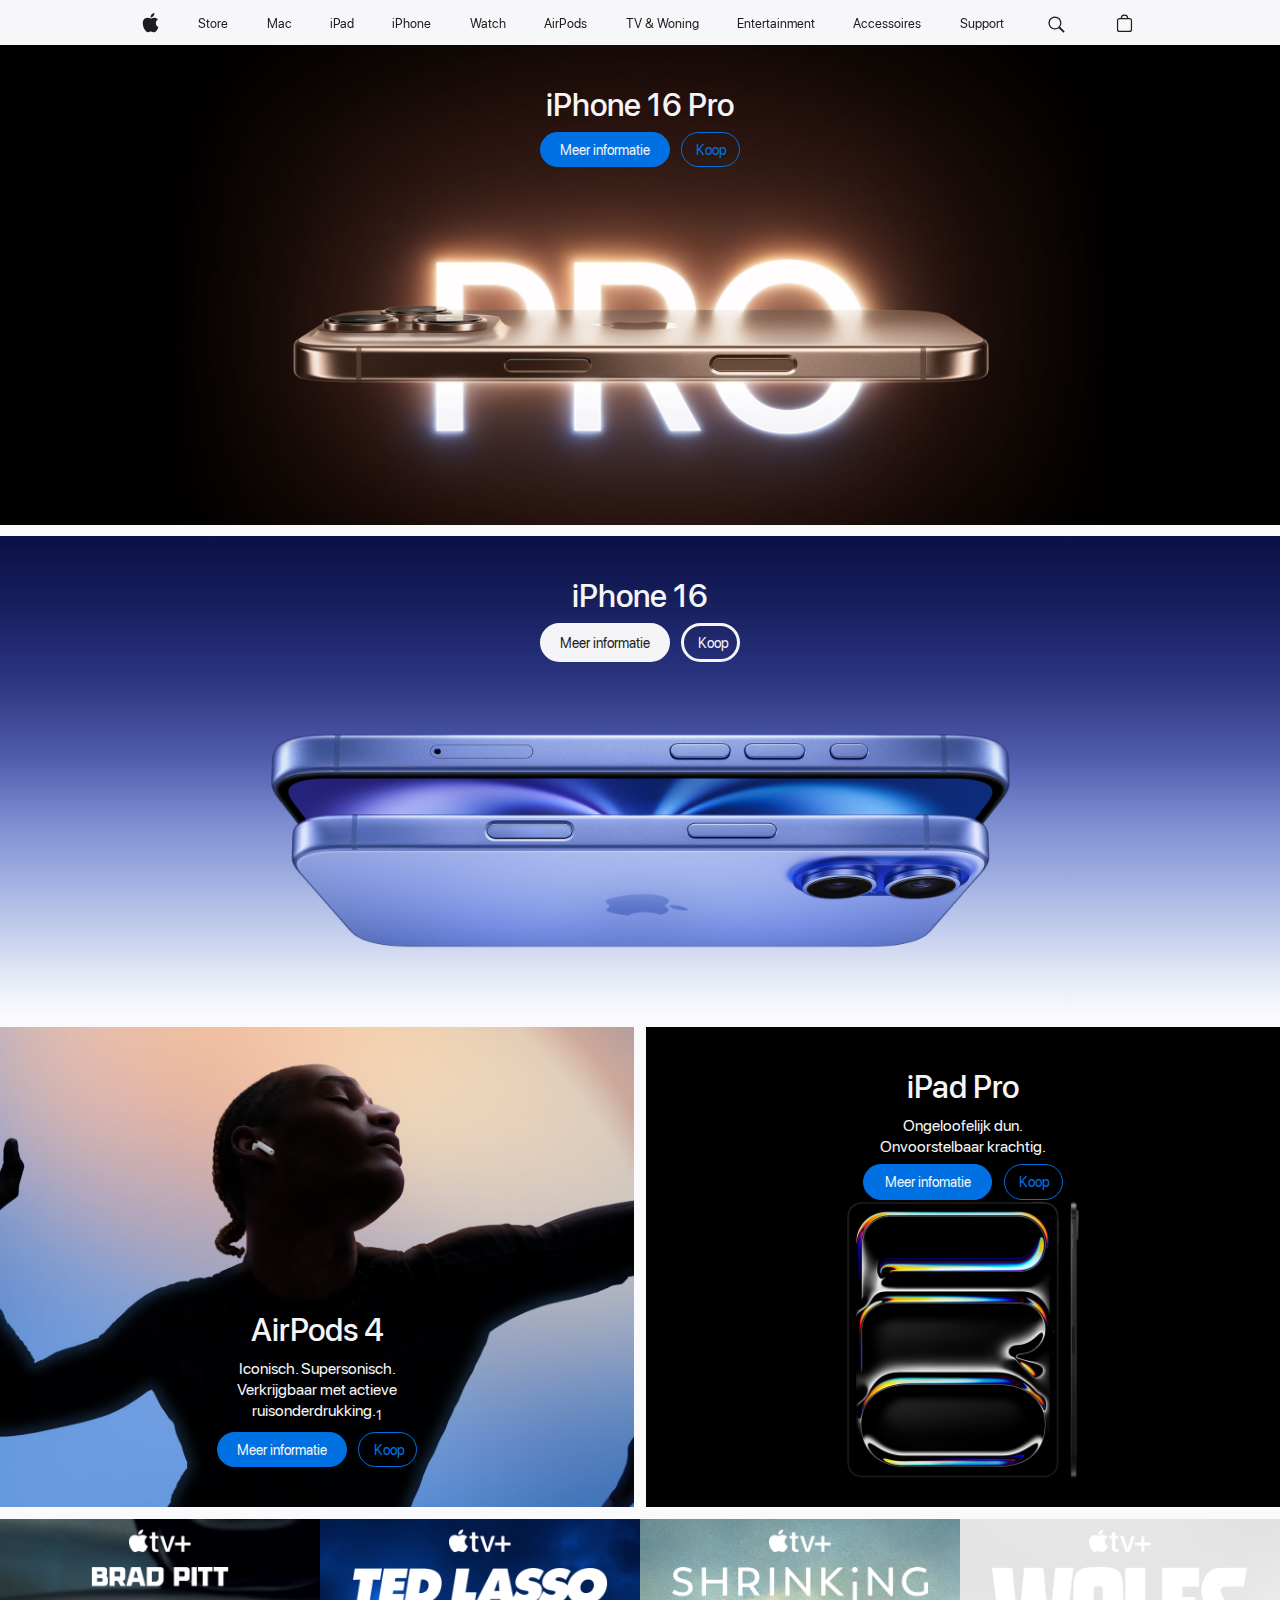
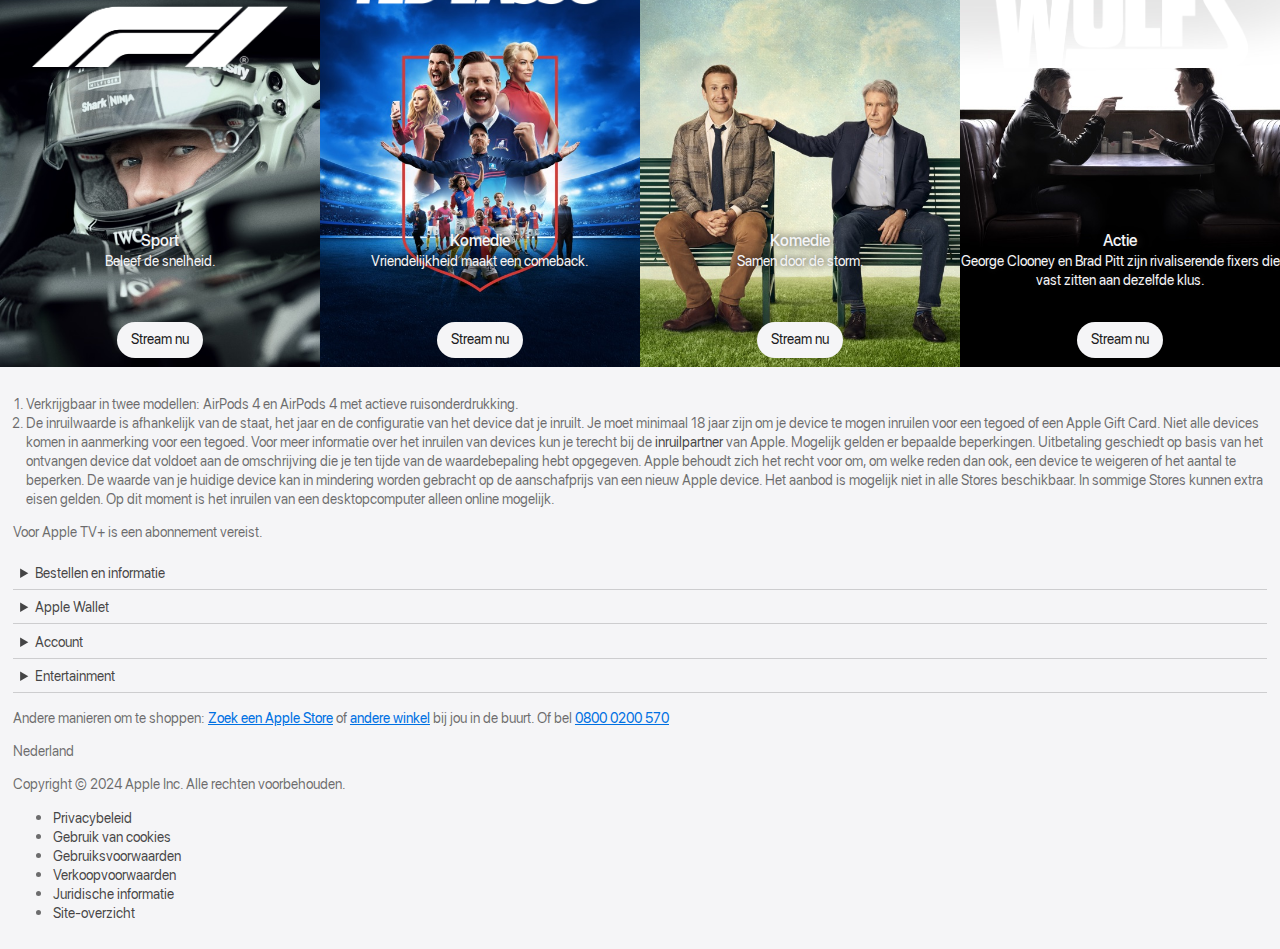
<file: index.html>
<!DOCTYPE html>
<html lang="nl">
	
<head>
	<meta charset="UTF-8">
	<meta name="author" content="Thomas">
	<meta name="viewport" content="width=device-width, initial-scale=1">
	
	<title>Apple - homepage</title>
	
	<link rel="stylesheet" href="styles/home.css">
	<link href="styles/style.css" rel="stylesheet">
	<link rel="icon" type="image/svg+xml" href="images/favicon.svg">
</head>

<body>
	<header>
		<h1>
			<span class="visually-hidden">Apple</span>
            <a href="#">
                <svg version="1.1" id="Capa_1" xmlns="http://www.w3.org/2000/svg" xmlns:xlink="http://www.w3.org/1999/xlink" 
	            viewBox="0 0 22.773 22.773" xml:space="preserve">
		        <path d="M15.769,0c0.053,0,0.106,0,0.162,0c0.13,1.606-0.483,2.806-1.228,3.675c-0.731,0.863-1.732,1.7-3.351,1.573
                c-0.108-1.583,0.506-2.694,1.25-3.561C13.292,0.879,14.557,0.16,15.769,0z"/>
                <path d="M20.67,16.716c0,0.016,0,0.03,0,0.045c-0.455,1.378-1.104,2.559-1.896,3.655c-0.723,0.995-1.609,2.334-3.191,2.334
                c-1.367,0-2.275-0.879-3.676-0.903c-1.482-0.024-2.297,0.735-3.652,0.926c-0.155,0-0.31,0-0.462,0
                c-0.995-0.144-1.798-0.932-2.383-1.642c-1.725-2.098-3.058-4.808-3.306-8.276c0-0.34,0-0.679,0-1.019
                c0.105-2.482,1.311-4.5,2.914-5.478c0.846-0.52,2.009-0.963,3.304-0.765c0.555,0.086,1.122,0.276,1.619,0.464
                c0.471,0.181,1.06,0.502,1.618,0.485c0.378-0.011,0.754-0.208,1.135-0.347c1.116-0.403,2.21-0.865,3.652-0.648
                c1.733,0.262,2.963,1.032,3.723,2.22c-1.466,0.933-2.625,2.339-2.427,4.74C17.818,14.688,19.086,15.964,20.67,16.716z"/></svg>
            </a>
        </h1>
		<nav>
			<ul>
				<li><a href="#">Store</a>
					<section>
						<h2>Shop</h2>
						<ul>
							<li>Shop de nieuwste producten</li>
							<li>Mac</li>
							<li>iPad</li>
							<li>iPhone</li>
							<li>Watch</li>
							<li>Accessoires</li>
						</ul>
						<h2>Direct naar</h2>
						<ul>
							<li>Shop cadeaus voor de feestdagen</li>
							<li>Zoek een Store</li>
							<li>Bestelstatus</li>
							<li>Apple Trade In</li>
						</ul>
						<h2>Shop in speciale stores</h2>
						<ul>
							<li>Certified Refurbished</li>
							<li>Onderwijs</li>
							<li>Bedrijven</li>
						</ul>
					</section>
				</li>
				<li><a href="#">Mac</a></li>
				<li><a href="#">iPad</a></li>
				<li><a href="#">iPhone</a></li>
				<li><a href="#">Watch</a></li>
				<li><a href="#">AirPods</a></li>
				<li><a href="#">TV & Woning</a></li>
				<li><a href="#">Entertainment</a></li>
				<li><a href="#">Accessoires</a></li>
				<li><a href="#">Support</a></li>
			</ul>
		</nav>
		<button type="button">
			<span></span>
			<span></span>
		</button>

		<section>
			<input type="text" placeholder="Zoeken">
			<h2>Direct naar</h2>
			<ul>
				<li><a href="#">Het Apple Store Shopping Event</a></li>
				<li><a href="#">Zoek een Store</a></li>
				<li><a href="#">Apple Gift Card</a></li>
				<li><a href="#">Accessoires</a></li>
				<li><a href="#">Apple Trade In</a></li>
			</ul>
		</section>
		<!-- hier vragen bij eindgesprek over de h2 -->
		
		<section>
			<h2>Je winkelmandje is leeg.</h2>
			<p><a href="#">Meld je aan</a> om te zien of er artikelen bewaard zijn</p>
			<h3>Mijn profiel</h3>
			<ul>
				<li><a href="#">Bestellingen</a></li>
				<li><a href="#">Jouw selectie</a></li>
				<li><a href="#">Account</a></li>
				<li><a href="#">Meld je aan</a></li>
			</ul>
		</section>
		<button type="button">
			<svg xmlns="http://www.w3.org/2000/svg"><path d="m16.23 29.956-4.176-4.082a6.471 6.471 0 1 0-1.284 1.262l4.2 4.107a.9.9 0 1 0 1.26-1.287zM1.7 21.954a5.245 5.245 0 1 1 5.245 5.253A5.255 5.255 0 0 1 1.7 21.954z"/></svg>
		</button>
		<button type="button">
			<svg xmlns="http://www.w3.org/2000/svg"><path d="M13.457 16.927h-1.135a3.84 3.84 0 0 0-7.644 0H3.542a2.603 2.603 0 0 0-2.6 2.6v8.923a2.603 2.603 0 0 0 2.6 2.6h9.915a2.603 2.603 0 0 0 2.6-2.6v-8.923a2.603 2.603 0 0 0-2.6-2.6zM8.5 14.65a2.658 2.658 0 0 1 2.622 2.276H5.878A2.658 2.658 0 0 1 8.5 14.65zm6.357 13.8a1.401 1.401 0 0 1-1.4 1.4H3.542a1.401 1.401 0 0 1-1.4-1.4v-8.923a1.401 1.401 0 0 1 1.4-1.4h9.915a1.401 1.401 0 0 1 1.4 1.4z"/></svg>
		</button>
	</header>
	
	<main>
		<section>
			<h2>iPhone 16 Pro</h2>
			<a href="iPhone.html"></a>
			<a href="iPhone.html">Meer informatie</a>
			<a href="#">Koop</a>
		</section>
		
		<section>
			<h2>iPhone 16</h2>
			<a href="#"></a>
			<a href="#">Meer informatie</a>
			<a href="#">Koop</a>
		</section>
		
		<section>
			<h2>iPad Pro</h2>
			<a href="#"></a>
			<p>Ongeloofelijk dun. Onvoorstelbaar krachtig.</p>
			<a href="#">Meer infomatie</a>
			<a href="#">Koop</a>	
		</section>
		
		<section>
			<h2>AirPods 4</h2>
			<a href="#"></a>
			<p>Iconisch. Supersonisch. Verkrijgbaar met actieve ruisonderdrukking.<sub>1</sub></p>
			<a href="#">Meer informatie</a>
			<a href="#">Koop</a>
		</section>
		

			<ul>
				<!-- ik moet nog alt teksten bedenken -->
				<li>
					<img src="images/apple_tv.png" alt="het logo van apple tv">
					<img src="images/f1Logo.png" alt="Logo van de formule 1 film">
					<p>Sport</p>
					<p>Beleef de snelheid.</p>
					<a href="#">Stream nu</a>
				</li>
				<li>
					<img src="images/apple_tv.png" alt="het logo van apple tv">
					<img src="images/tedLassoLogo.png" alt="Logo van Ted Lasso">
					<p>Komedie</p>
					<p>Vriendelijkheid maakt een comeback.</p>
					<a href="#">Stream nu</a>
				</li>
				<li>
					<img src="images/apple_tv.png" alt="het logo van apple tv">
					<img src="images/shrinkingLogo.png" alt="Logo van de film Shrinking">
					<p>Komedie</p>
					<p>Samen door de storm.</p>
					<a href="#">Stream nu</a>
				</li>
				<li>
					<img src="images/apple_tv.png" alt="het logo van apple tv">
					<img src="images/wolfsLogo.png" alt="Logo van de serie Wolfs">
					<p>Actie</p>
					<p>George Clooney en Brad Pitt zijn rivaliserende fixers die vast zitten aan dezelfde klus.</p>
					<a href="#">Stream nu</a>
				</li>
			</ul>
	</main>
	
	<footer>		
		<ol>
			<li>Verkrijgbaar in twee modellen: AirPods 4 en AirPods 4 met actieve ruis­onderdrukking.</li>
			<li>De inruilwaarde is afhankelijk van de staat, het jaar en de configuratie van het device dat je inruilt. 
				Je moet minimaal 18 jaar zijn om je device te mogen inruilen voor een tegoed of een Apple Gift Card. 
				Niet alle devices komen in aanmerking voor een tegoed. Voor meer informatie over het inruilen van devices 
				kun je terecht bij de <a href="#">inruilpartner</a> van Apple. Mogelijk gelden er bepaalde beperkingen. Uitbetaling geschiedt 
				op basis van het ontvangen device dat voldoet aan de omschrijving die je ten tijde van de waardebepaling hebt 
				opgegeven. Apple behoudt zich het recht voor om, om welke reden dan ook, een device te weigeren of het aantal 
				te beperken. De waarde van je huidige device kan in mindering worden gebracht op de aanschafprijs van een nieuw 
				Apple device. Het aanbod is mogelijk niet in alle Stores beschikbaar. In sommige Stores kunnen extra eisen gelden. 
				Op dit moment is het inruilen van een desktopcomputer alleen online mogelijk.</li>
		</ol>
		<p>Voor Apple TV+ is een abonnement vereist.</p>
			
		<details>
			<summary>Bestellen en informatie</summary>
				<nav aria-label="footerMenu">
					<ul>
						<li><a href="#">Store</a></li>
						<li><a href="#">Mac</a></li>
						<li><a href="#">iPad</a></li>
						<li><a href="#">iPhone</a></li>
						<li><a href="#">Watch</a></li>
						<li><a href="#">AirPods</a></li>
						<li><a href="#">TV & Woning</a></li>
						<li><a href="#">AirTag</a></li>
						<li><a href="#">Accessoires</a></li>
						<li><a href="#">Cadeaubonnen</a></li>
					</ul>
				</nav>
		</details>
		<details>
			<summary>Apple Wallet</summary>
			<nav>
				<ul>
					<li><a href="#">Apple Pay</a></li>
				</ul>
			</nav>
		</details>
		<details>
			<summary>Account</summary>
			<nav>
				<ul>
					<li><a href="#">Beheer je Apple Account</a></li>
					<li><a href="#">Apple Store-account</a></li>
					<li><a href="#">Icloud.com</a></li>
				</ul>
			</nav>
		</details>
		<details>
			<summary>Entertainment</summary>
			<nav>
				<ul>
					<li><a href="#">Apple One</a></li>
					<li><a href="#">Apple TV+</a></li>
					<li><a href="#">Apple Music</a></li>
					<li><a href="#">Apple Arcade</a></li>
					<li><a href="#">App Store</a></li>
				</ul>
			</nav>
		</details>
		<p>Andere manieren om te shoppen: <a href="#">Zoek een Apple Store</a> of <a href="#">andere winkel</a> bij jou in de buurt. Of bel <a href="#">0800 0200 570</a></p>
		<p>Nederland</p>
		<p>Copyright © 2024 Apple Inc. Alle rechten voorbehouden.</p>
		<ul>
			<li><a href="#">Privacybeleid</a></li>
			<li><a href="#">Gebruik van cookies</a></li>
			<li><a href="#">Gebruiksvoorwaarden</a></li>
			<li><a href="#">Verkoopvoorwaarden</a></li>
			<li><a href="#">Juridische informatie</a></li>
			<li><a href="#">Site-overzicht</a></li>
		</ul>
	</footer>
	<script defer src="scripts/script.js"></script>
</body>
	
</html>
</file>
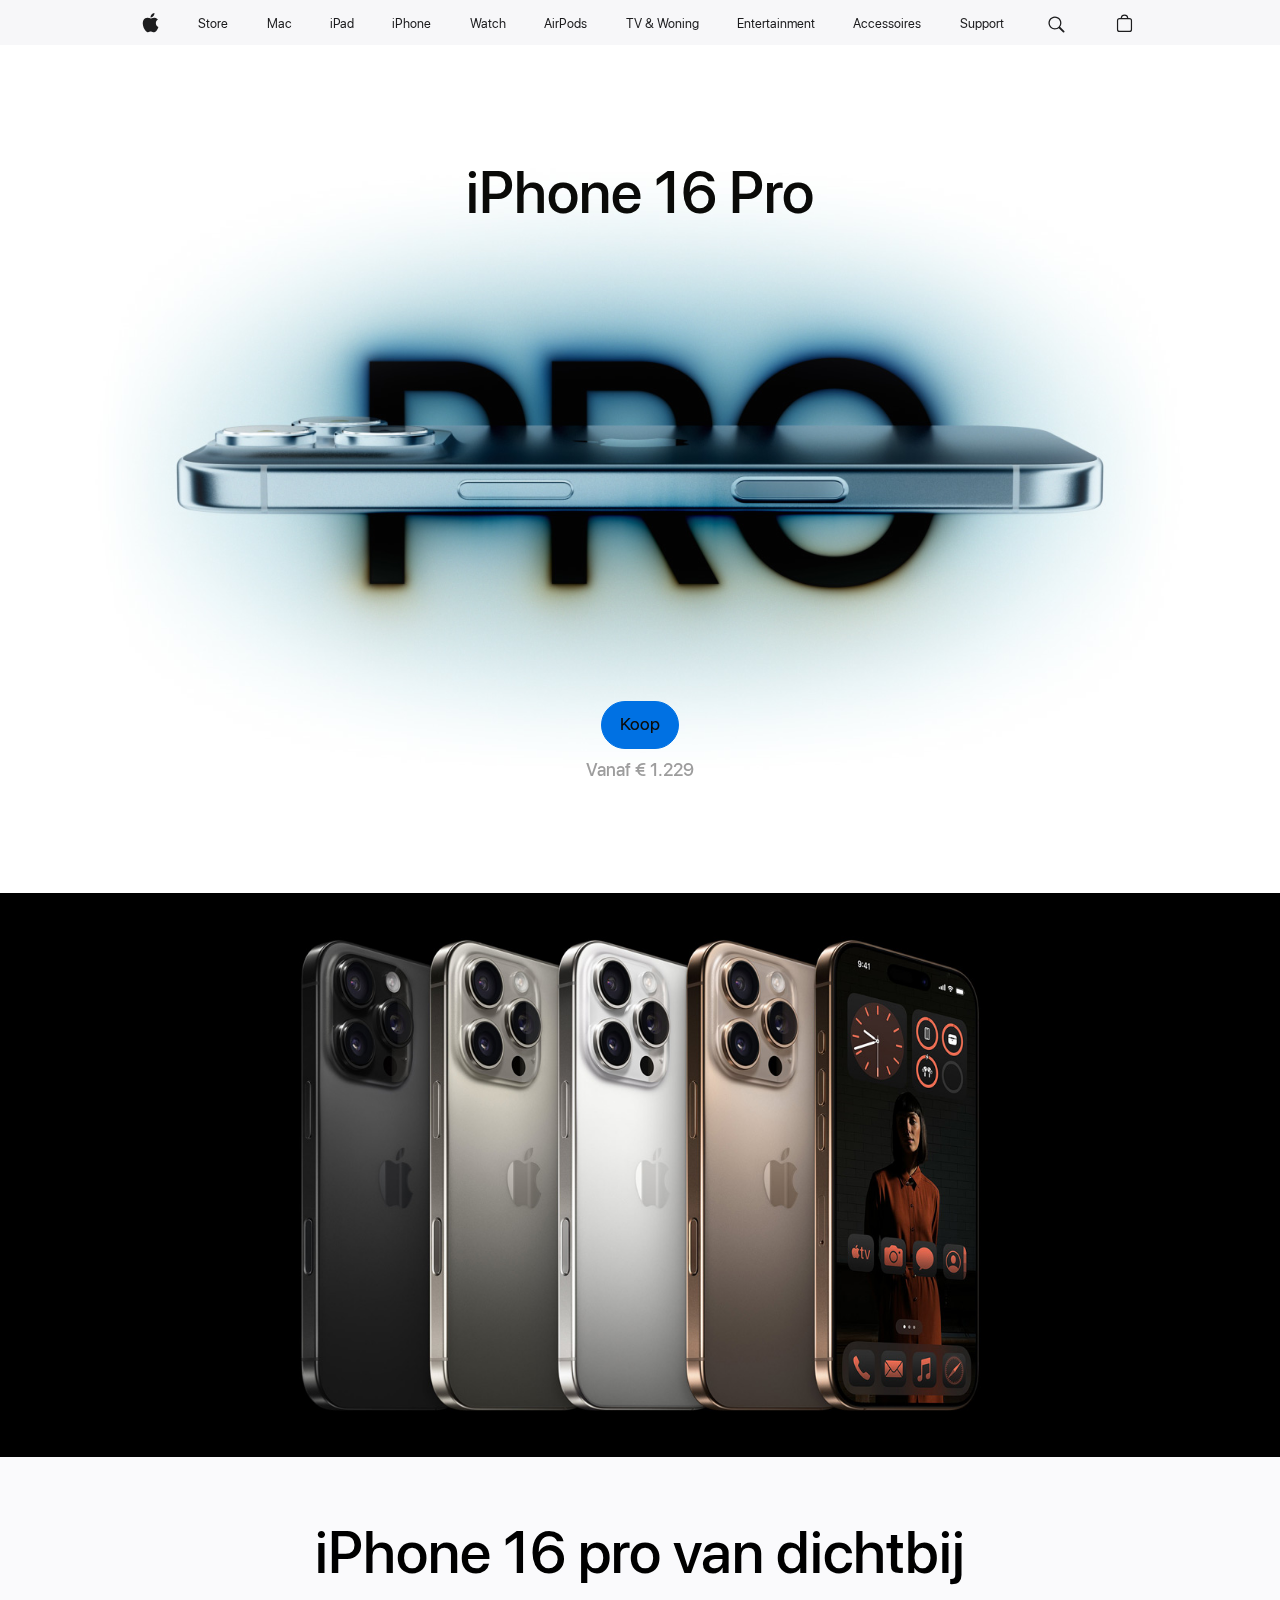
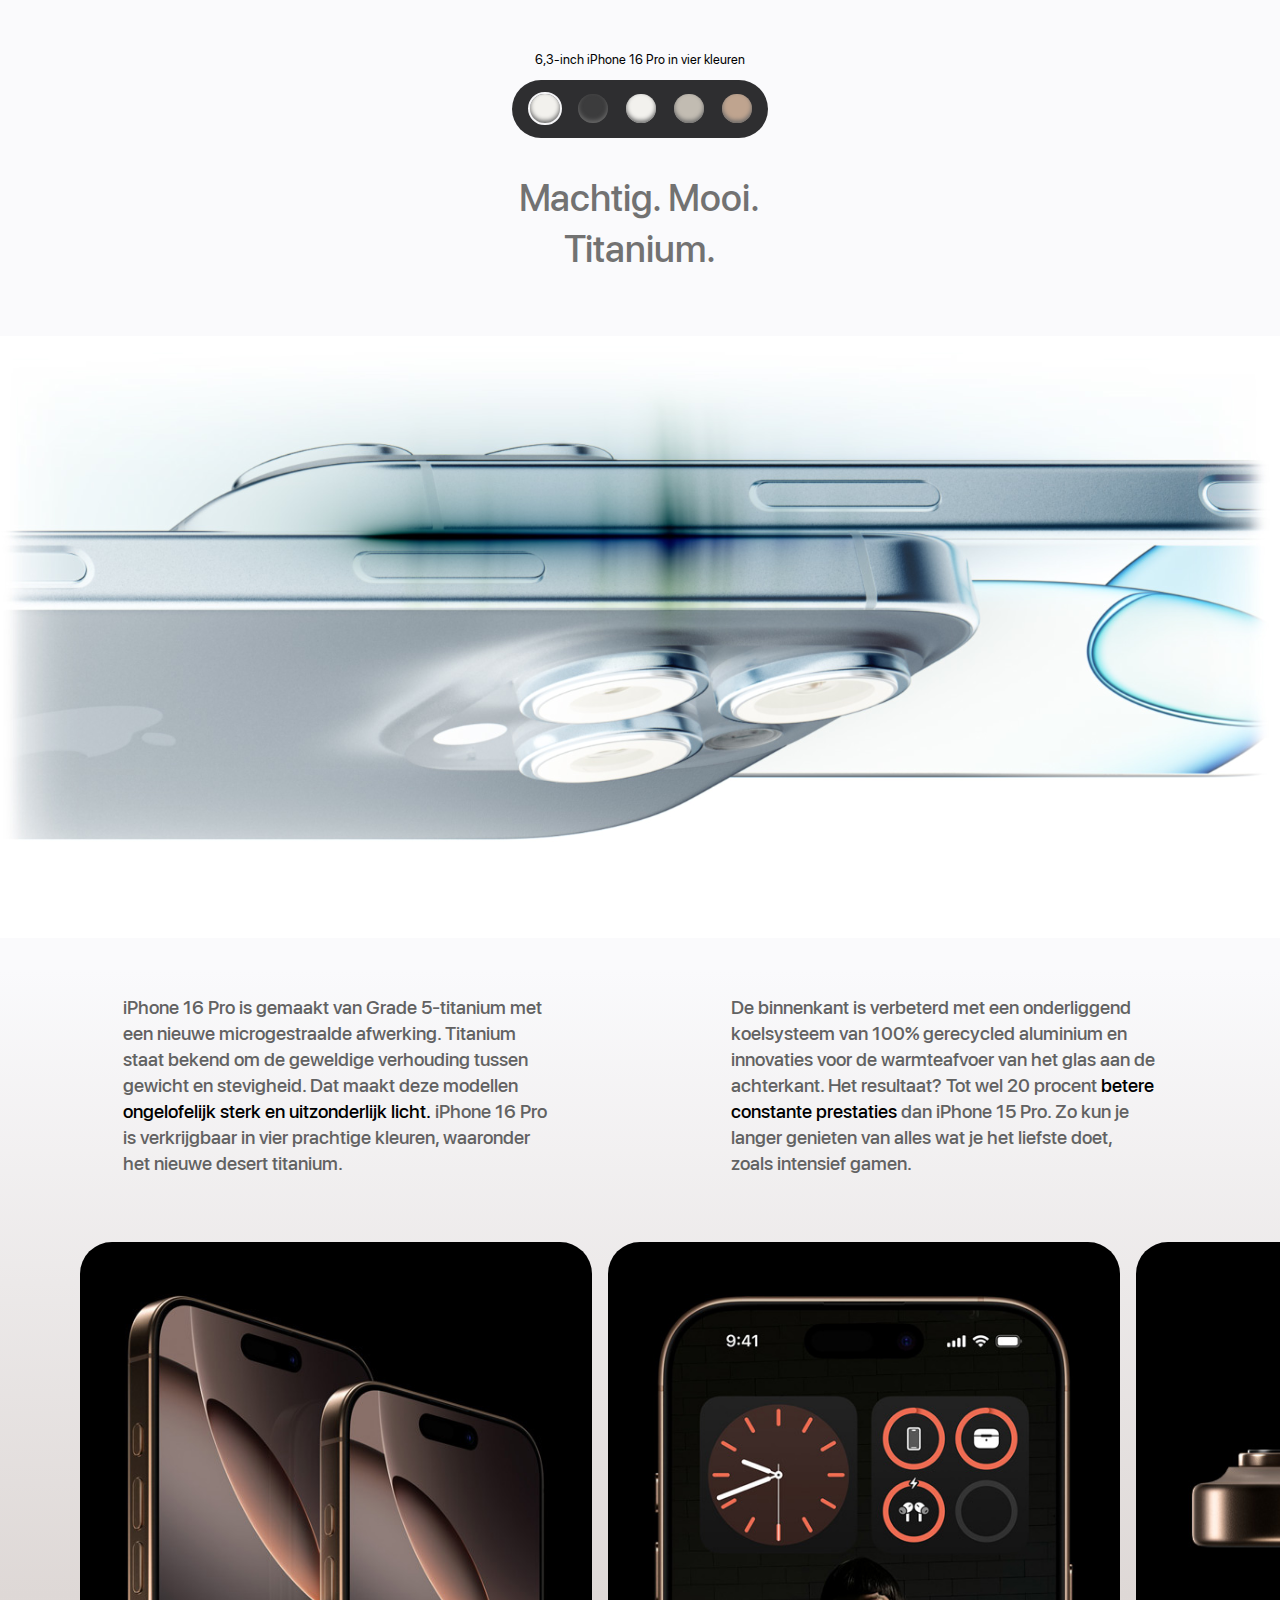
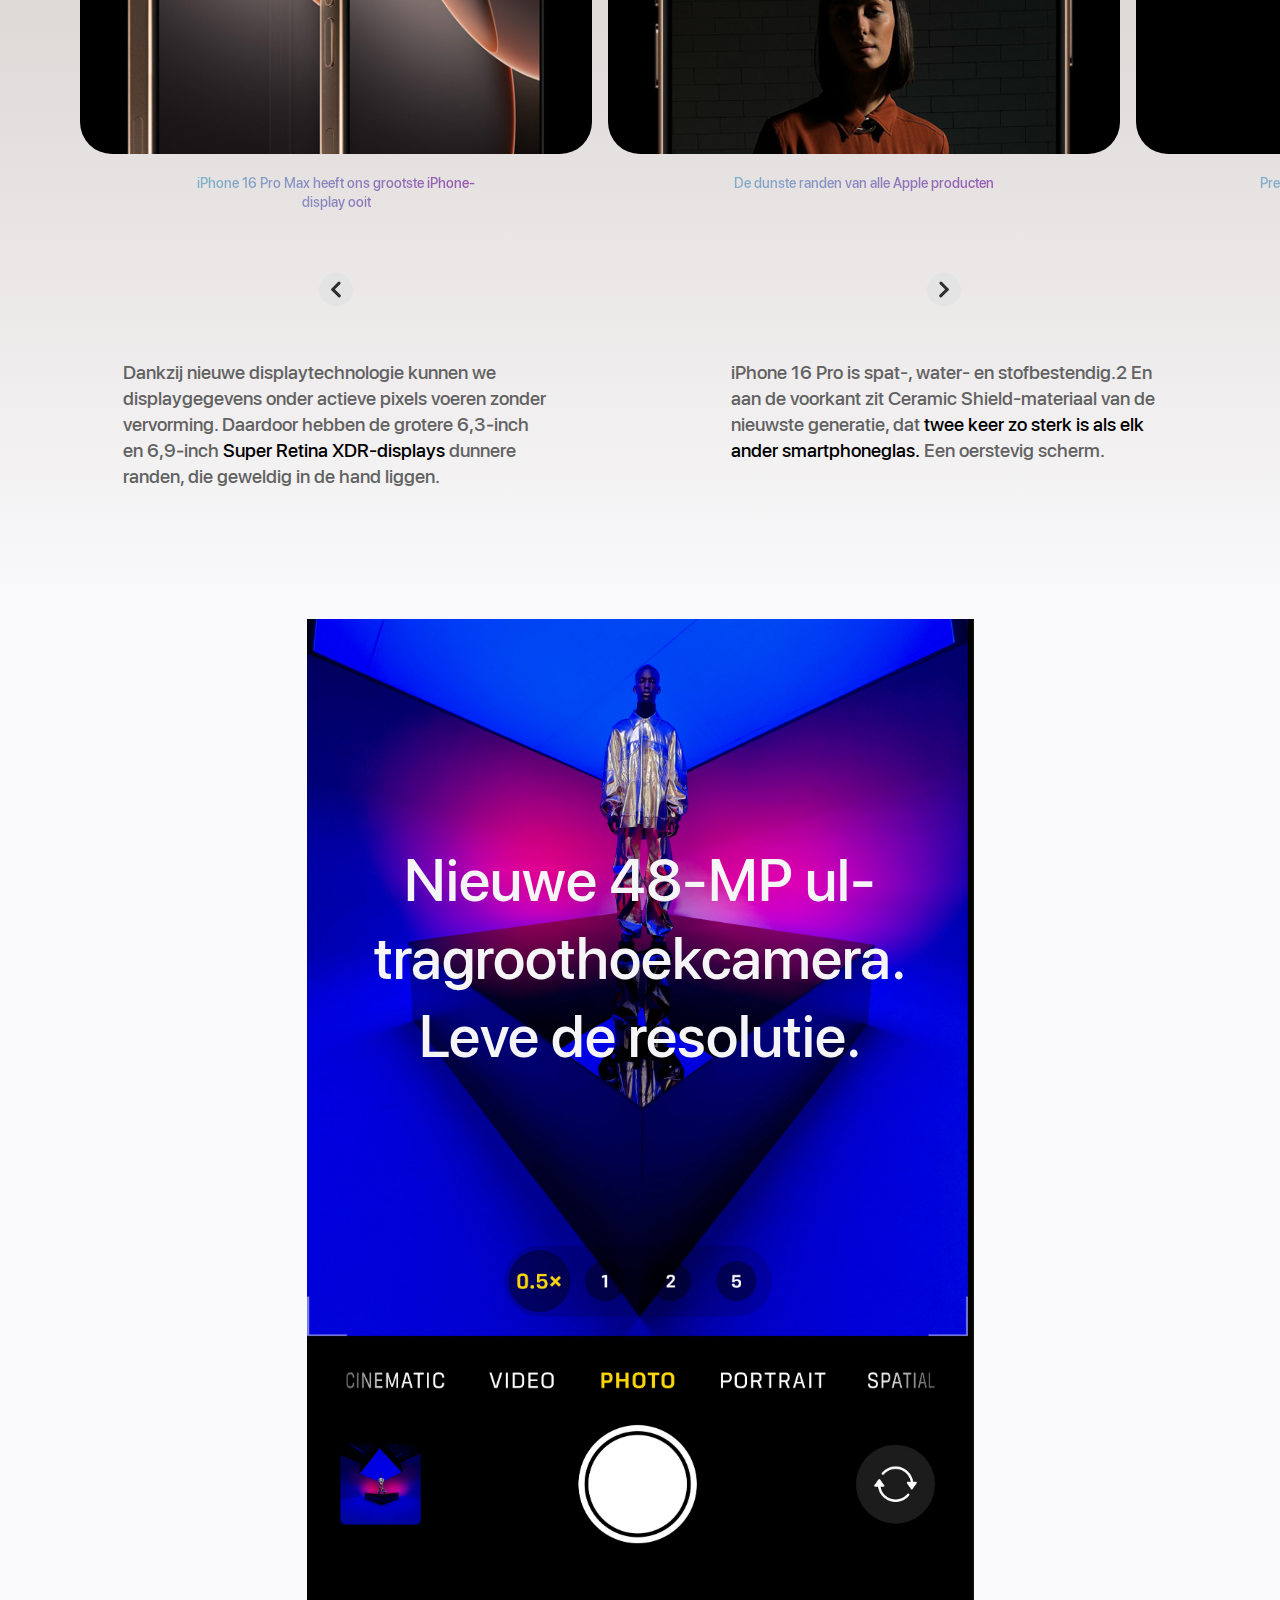
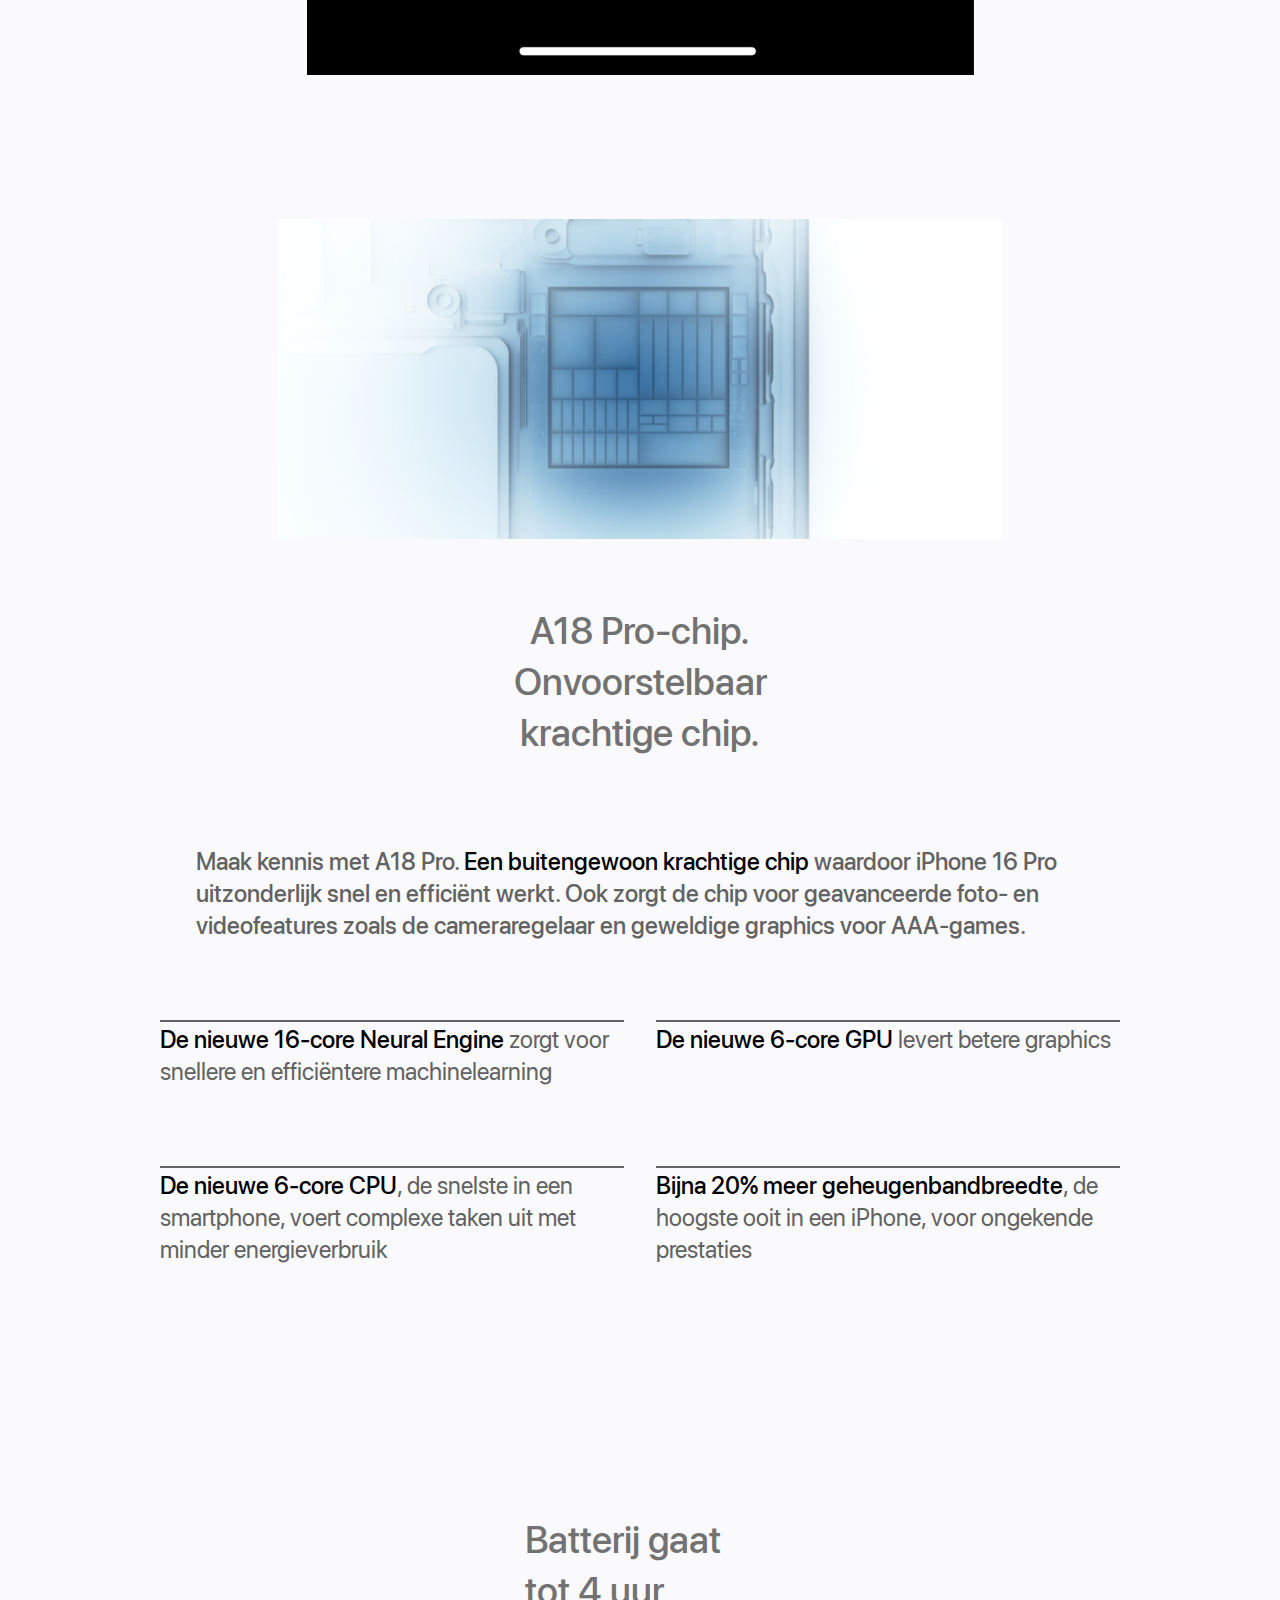
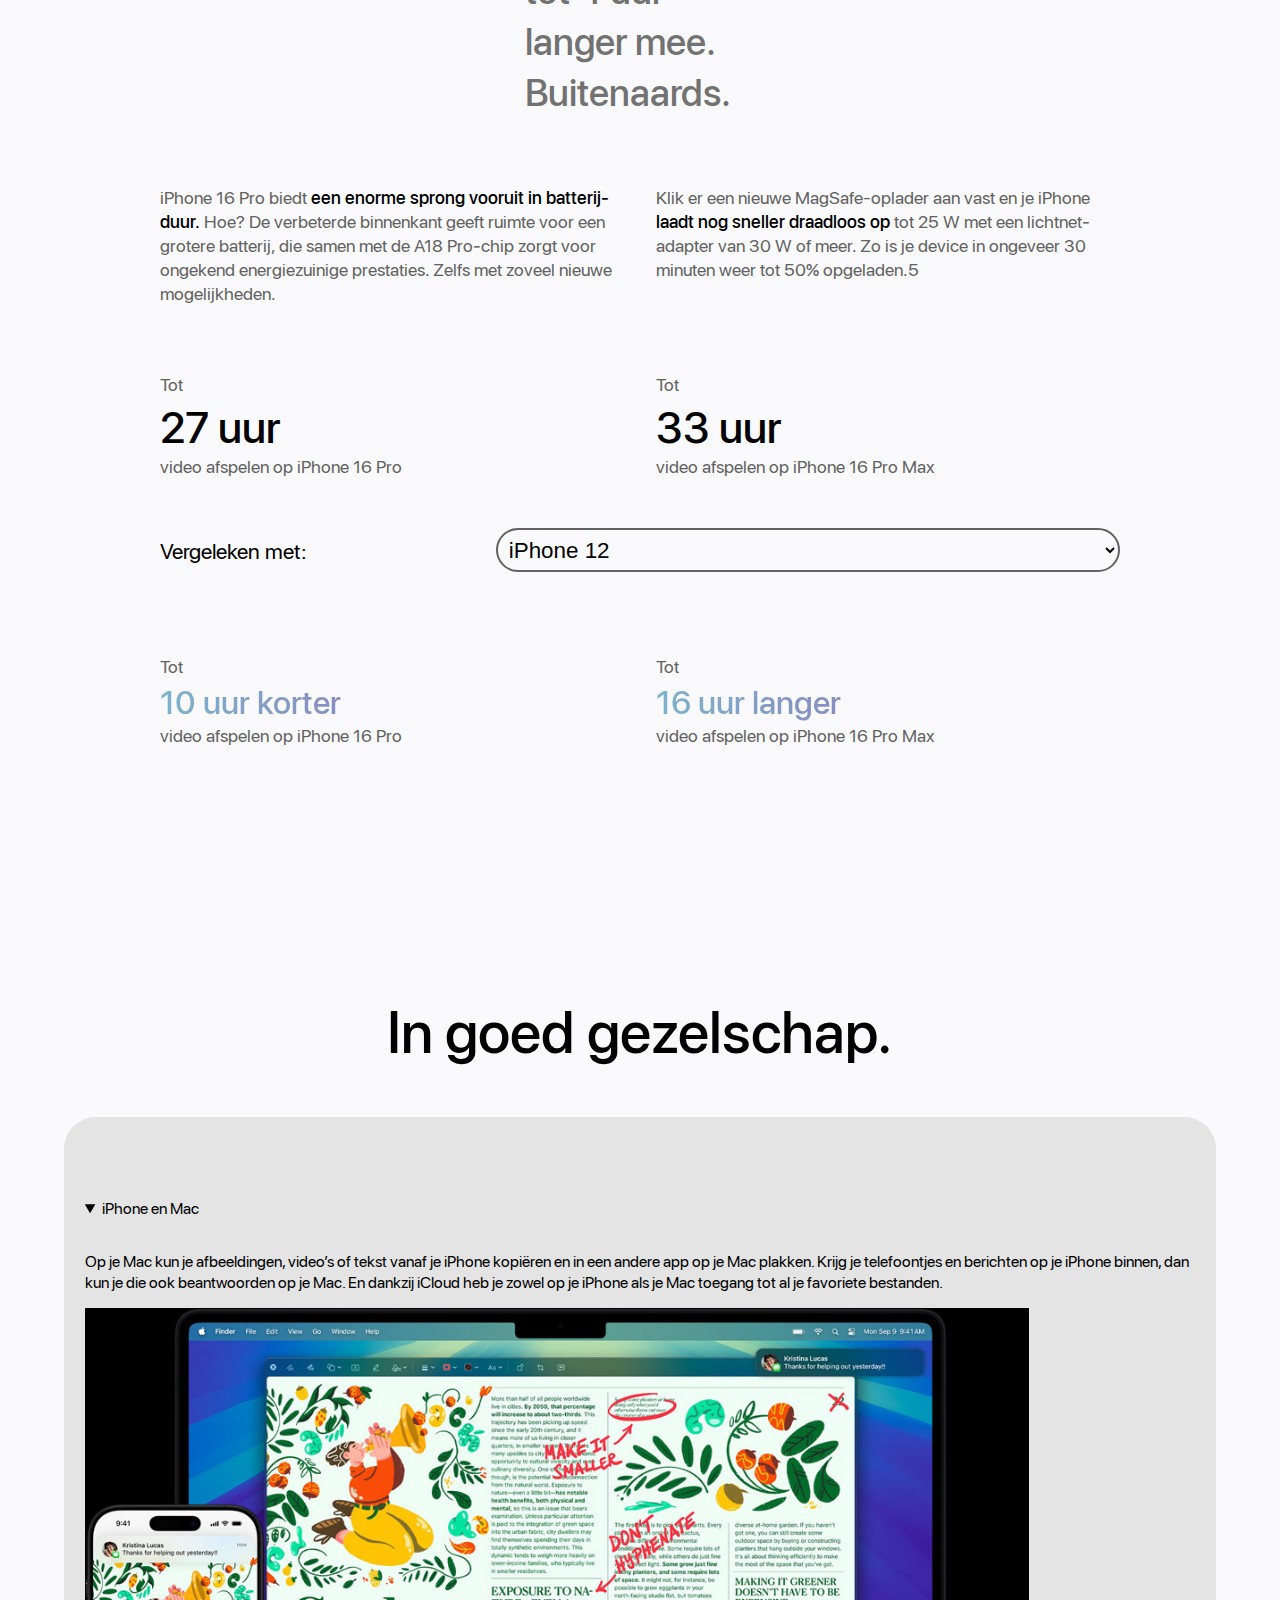
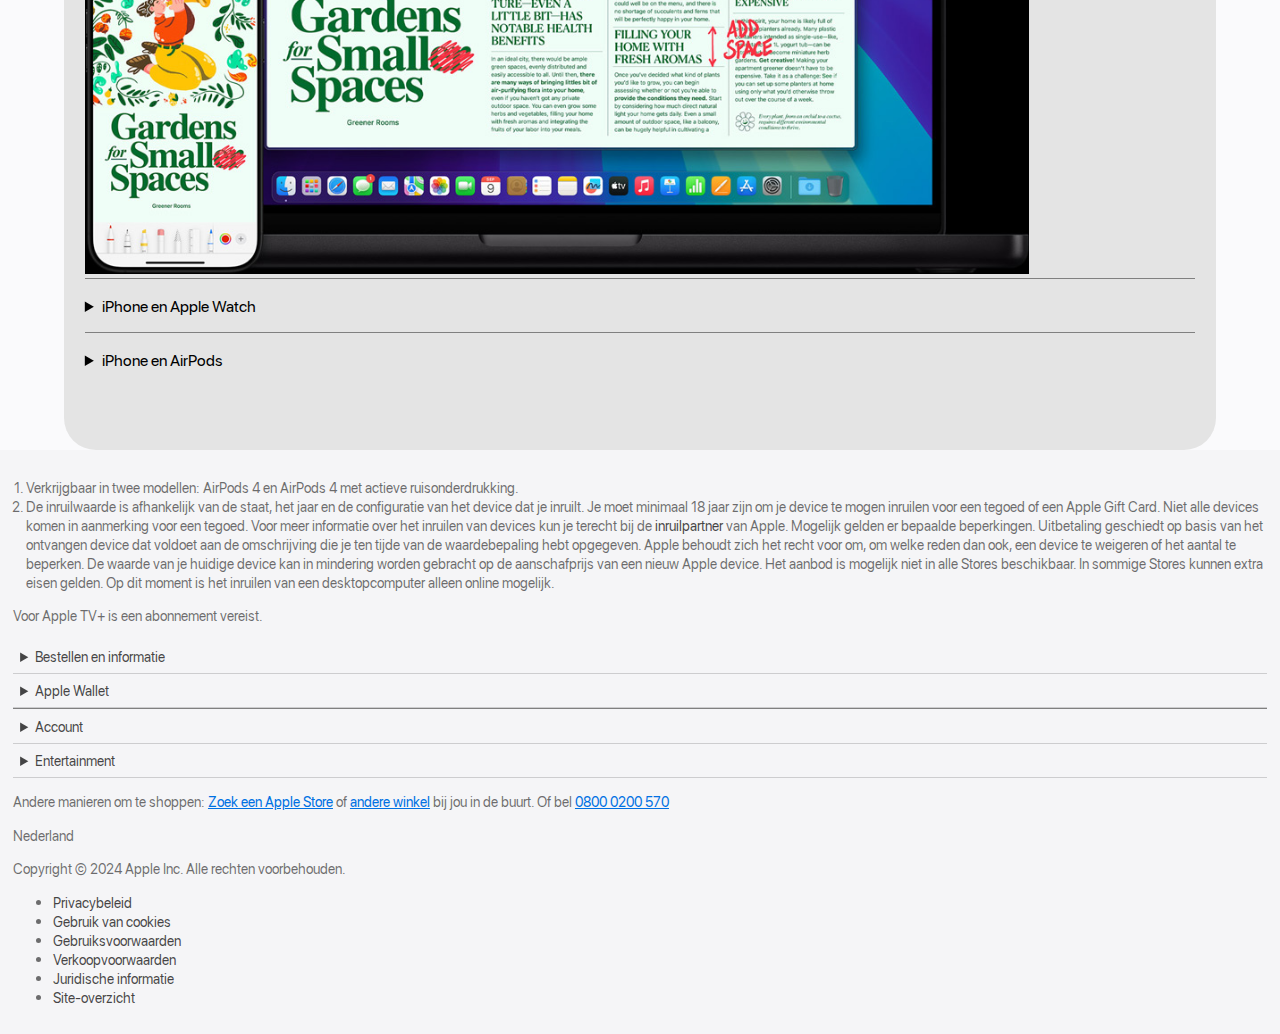
<file: iPhone.html>
<!DOCTYPE html>
<html lang="nl">
	
<head>
	<meta charset="UTF-8">
	<meta name="author" content="Thomas">
	<meta name="viewport" content="width=device-width, initial-scale=1">
	
	<title>Apple - iPhone 16 pro</title>
	
	<link rel="stylesheet" href="styles/iPhone.css">
	<link href="styles/style.css" rel="stylesheet">
	<link rel="icon" type="image/svg+xml" href="images/favicon.svg">
</head>

<body>
    <header>
		<h1>
            <span class="visually-hidden">Apple</span>
            <a href="index.html">
                <svg version="1.1" id="Capa_1" xmlns="http://www.w3.org/2000/svg" xmlns:xlink="http://www.w3.org/1999/xlink" 
	            viewBox="0 0 22.773 22.773" xml:space="preserve">
		        <path d="M15.769,0c0.053,0,0.106,0,0.162,0c0.13,1.606-0.483,2.806-1.228,3.675c-0.731,0.863-1.732,1.7-3.351,1.573
                c-0.108-1.583,0.506-2.694,1.25-3.561C13.292,0.879,14.557,0.16,15.769,0z"/>
                <path d="M20.67,16.716c0,0.016,0,0.03,0,0.045c-0.455,1.378-1.104,2.559-1.896,3.655c-0.723,0.995-1.609,2.334-3.191,2.334
                c-1.367,0-2.275-0.879-3.676-0.903c-1.482-0.024-2.297,0.735-3.652,0.926c-0.155,0-0.31,0-0.462,0
                c-0.995-0.144-1.798-0.932-2.383-1.642c-1.725-2.098-3.058-4.808-3.306-8.276c0-0.34,0-0.679,0-1.019
                c0.105-2.482,1.311-4.5,2.914-5.478c0.846-0.52,2.009-0.963,3.304-0.765c0.555,0.086,1.122,0.276,1.619,0.464
                c0.471,0.181,1.06,0.502,1.618,0.485c0.378-0.011,0.754-0.208,1.135-0.347c1.116-0.403,2.21-0.865,3.652-0.648
                c1.733,0.262,2.963,1.032,3.723,2.22c-1.466,0.933-2.625,2.339-2.427,4.74C17.818,14.688,19.086,15.964,20.67,16.716z"/></svg>
            </a>
        </h1>
		<nav>
			<ul>
				<li><a href="#">Store</a></li>
				<li><a href="#">Mac</a></li>
				<li><a href="#">iPad</a></li>
				<li><a href="#">iPhone</a></li>
				<li><a href="#">Watch</a></li>
				<li><a href="#">AirPods</a></li>
				<li><a href="#">TV & Woning</a></li>
				<li><a href="#">Entertainment</a></li>
				<li><a href="#">Accessoires</a></li>
				<li><a href="#">Support</a></li>
			</ul>
		</nav>
		<button type="button">
			<span></span>
			<span></span>
		</button>

		<section>
			<input type="text" placeholder="Zoeken">
			<h2>Direct naar</h2>
            <!-- vraag over deze h2 -->
			<ul>
				<li><a href="#">Het Apple Store Shopping Event</a></li>
				<li><a href="#">Zoek een Store</a></li>
				<li><a href="#">Apple Gift Card</a></li>
				<li><a href="#">Accessoires</a></li>
				<li><a href="#">Apple Trade In</a></li>
			</ul>
		</section>
		
		<section>
			<h2>Je winkelmandje is leeg.</h2>
			<p><a href="#">Meld je aan</a> om te zien of er artikelen bewaard zijn</p>
			<h3>Mijn profiel</h3>
			<ul>
				<li><a href="#">Bestellingen</a></li>
				<li><a href="#">Jouw selectie</a></li>
				<li><a href="#">Account</a></li>
				<li><a href="#">Meld je aan</a></li>
			</ul>
		</section>
		<button type="button">
			<svg xmlns="http://www.w3.org/2000/svg"><path d="m16.23 29.956-4.176-4.082a6.471 6.471 0 1 0-1.284 1.262l4.2 4.107a.9.9 0 1 0 1.26-1.287zM1.7 21.954a5.245 5.245 0 1 1 5.245 5.253A5.255 5.255 0 0 1 1.7 21.954z"/></svg>
		</button>
		<button type="button">
			<svg xmlns="http://www.w3.org/2000/svg"><path d="M13.457 16.927h-1.135a3.84 3.84 0 0 0-7.644 0H3.542a2.603 2.603 0 0 0-2.6 2.6v8.923a2.603 2.603 0 0 0 2.6 2.6h9.915a2.603 2.603 0 0 0 2.6-2.6v-8.923a2.603 2.603 0 0 0-2.6-2.6zM8.5 14.65a2.658 2.658 0 0 1 2.622 2.276H5.878A2.658 2.658 0 0 1 8.5 14.65zm6.357 13.8a1.401 1.401 0 0 1-1.4 1.4H3.542a1.401 1.401 0 0 1-1.4-1.4v-8.923a1.401 1.401 0 0 1 1.4-1.4h9.915a1.401 1.401 0 0 1 1.4 1.4z"/></svg>
		</button>
	</header>

    <main>
        <section>
            <h2>iPhone 16 Pro</h2>
            <a href="#">Koop</a>
            <p>Vanaf € 1.229</p>
        </section>
        <section>
            <h2>iPhone 16 pro van dichtbij</h2>
            <picture>
                <source srcset="./images/alle_kleuren_maat2.jpg" media="(min-width: 30em)"/>
                <img src="./images/alle_kleuren_maat1.jpg" alt="foto van alle kleuren van de iPhone16"/>
            </picture>
            <p>6,3-inch iPhone 16 Pro in vier kleuren</p>
            <picture>
                <source srcset="./images/black_titanium_maat2.jpg" media="(min-width: 30em)"/>
                <img src="./images/black_titanium_maat1.jpg" alt="foto van alle kleuren van de iPhone16 in de kleur zwart titanium">
            </picture>
            <p>6,9-inch iPhone 16 Pro Max1 en 6,3‑inch iPhone 16 Pro1 in zwart titanium</p>
            <picture>
                <source srcset="./images/white_titanium_maat2.jpg" media="(min-width: 30em)"/>
                <img src="./images/white_titanium_maat1.jpg" alt="foto van alle kleuren van de iPhone16 in de kleur wit titanium">
            </picture>
            <p>6,9-inch iPhone 16 Pro Max1 en 6,3‑inch iPhone 16 Pro1 in wit titanium</p>
            <picture>
                <source srcset="./images/natural_titanium_maat2.jpg" media="(min-width: 30em)"/>
                <img src="./images/natural_titanium_maat1.jpg" alt="foto van alle kleuren van de iPhone16 in de kleur naturel titanium">
            </picture>
            <p>6,9-inch iPhone 16 Pro Max1 en 6,3‑inch iPhone 16 Pro1 in naturel titanium</p>
            <picture>
                <source srcset="./images/desert_titanium_maat2.jpg" media="(min-width: 30em)"/>
                <img src="./images/desert_titanium_maat1.jpg" alt="foto van alle kleuren van de iPhone16 in de kleur desert titanium">
            </picture>
            <p>6,9-inch iPhone 16 Pro Max1 en 6,3‑inch iPhone 16 Pro1 in desert titanium</p>
        
            <fieldset>
                <div>
                    <input type="radio" name="iPhoneKleuren" value="alleKleuren" checked />
                </div>
                <div>
                    <input type="radio" name="iPhoneKleuren" value="zwartTitanium"/>
                </div>
                <div>
                    <input type="radio" name="iPhoneKleuren" value="witTitanium"/>
                </div>
                <div>
                    <input type="radio" name="iPhoneKleuren" value="naturelTitanium"/>
                </div>
                <div>
                    <input type="radio" name="iPhoneKleuren" value="desertTitanium"/>
                </div>
            </fieldset>    
        </section>
        <section>
            <h2>Machtig. Mooi. <strong>Titanium.</strong></h2>
            <picture>
                <source srcset="./images/dubbele_iPhone_maat2.jpg" media="(min-width: 40em)"/>
                <img src="./images/dubbele_iPhone.jpg" alt="foto van twee iPhone 16's naast elkaar">
            </picture>
            <p>iPhone 16 Pro is gemaakt van Grade 5-titanium met een nieuwe micro­gestraalde afwerking. 
                Titanium staat bekend om de geweldige verhouding tussen gewicht en stevigheid. 
                Dat maakt deze modellen <strong>ongelofelijk sterk en uitzonderlijk licht.</strong> iPhone 16 Pro 
                is verkrijgbaar in vier prachtige kleuren, waaronder het nieuwe desert titanium.
            </p>
            <p>
                De binnen­kant is verbeterd met een onderliggend koel­systeem van 100% gerecycled aluminium 
                en innovaties voor de warmte­afvoer van het glas aan de achter­kant. Het resultaat? Tot wel 
                20 procent <strong>betere constante prestaties</strong> dan iPhone 15 Pro. Zo kun je langer genieten van 
                alles wat je het liefste doet, zoals intensief gamen.
            </p>
            <ul>
                <!-- ik moet nog alt teksten bedenken -->
                <li>
                    <img src="images/iPhone_display_slider.jpg" alt="">
                    <p>iPhone 16 Pro Max heeft ons grootste iPhone-display ooit</p>
                </li>
                <li>
                    <img src="images/dunne_randen_slider.jpg" alt="">
                    <p>De dunste randen van alle Apple producten</p>
                </li>
                <li>
                    <img src="images/zijkant_iPhone_slider.jpg" alt="">                        
                    <p>Premium Grade 5-titanium is extreem stevig</p>
                </li>
                <li>
                    <img src="images/alle_kleuren_slider.jpg" alt="">
                    <p>Vier opvallende kleuren, van zwart titanium tot het nieuwe desert titanium</p>
                </li>
            </ul>
            <button type="button">
                <span></span>
                <span></span>
            </button>
            <button type="button">
                <span></span>
                <span></span>
            </button>
            <p>Dankzij nieuwe display­technologie kunnen we displaygegevens onder actieve pixels voeren zonder vervorming. Daardoor hebben de grotere 6,3‑inch en 6,9‑inch <strong>Super Retina XDR-displays</strong> dunnere randen, die geweldig in de hand liggen.</p>
            <p>iPhone 16 Pro is spat-, water- en stofbestendig.2 En aan de voorkant zit Ceramic Shield-materiaal van de nieuwste generatie, dat <strong>twee keer zo sterk is als elk ander smart­phone­glas.</strong> Een oerstevig scherm.</p>
        </section>

        <section>
            <h2>Nieuwe 48-MP ultragroothoekcamera. Leve de resolutie.</h2>
            <!-- deze fotos zijn alleen voor vormgeving daarom een lege alt tag -->
            <img src="./images/foto_scroll_uitgezoomd.jpg" alt="">
            <img src="./images/iPhone_foto_scroll.png" alt="">
            

            <!-- ik had hier geen tijd meer voor -->
            <!-- <img src="./images/foto_scroll_uitgezoomd.jpg" alt="">
            <img src="./images/iPhone_foto_scroll.png" alt=""> -->
           
            <!-- <button type="button">Zoom in op de 5x telelenscamera</button>
            <section>
                <h3>Schiet scherper. Ook van ver.</h3>
                <p>De 5x telelens­camera heeft de langste optische zoom ooit in een iPhone. 
                    Om dit mogelijk te maken in ons compacte pro-camera­systeem, hebben we een 
                    <strong>compleet nieuw tetraprisma</strong> ontworpen. Een systeem van schuin 
                    geplaatste glazen vlakken dat het licht in viervoud weerkaatst. Zo is het licht 
                    langer onderweg in dezelfde ruimte. Het resultaat is een brandpunts­afstand waar 
                    je veel verder mee komt.
                </p>
                <button type="button"></button>
            </section> -->
        </section>
        <section>
            <h2><strong>A18 Pro-chip.</strong> Onvoorstelbaar krachtige chip.</h2>
            <!-- deze fotos zijn alleen voor vormgeving daarom een lege alt tag -->
            <img src="images/A18-chip.jpg" alt="">
            <img src="images/A18-chip_stijl2.jpg" alt="">
            
            <p>Maak kennis met A18 Pro. <strong>Een buiten­gewoon krachtige chip</strong> waardoor iPhone 16 Pro uitzonderlijk snel en efficiënt werkt. Ook zorgt de chip voor geavanceerde foto- en video­features zoals de camera­regelaar en geweldige graphics voor AAA-games.</p>

            <p><strong>De nieuwe 16‑core Neural Engine</strong> zorgt voor snellere en efficiëntere machine­learning</p>
            <p><strong>De nieuwe 6‑core GPU</strong> levert betere graphics</p>
            <p><strong>De nieuwe 6‑core CPU</strong>, de snelste in een smart­phone, voert complexe taken uit met minder energie­verbruik</p>
            <p><strong>Bijna 20% meer geheugen­band­breedte</strong>, de hoogste ooit in een iPhone, voor ongekende prestaties</p>    
        </section>

        <section>            
            <h2>Batterij gaat tot <strong>4 uur langer</strong> mee. <strong>Buitenaards.</strong></h2>
            <p>iPhone 16 Pro biedt <strong>een enorme sprong vooruit in batterij­duur.</strong> Hoe? De verbeterde binnen­kant geeft ruimte voor een grotere batterij, die samen met de A18 Pro‑chip zorgt voor ongekend energie­zuinige prestaties. Zelfs met zoveel nieuwe mogelijkheden.</p>
            <p>Klik er een nieuwe MagSafe-oplader aan vast en je iPhone <strong>laadt nog sneller draadloos op</strong> tot 25 W met een lichtnet­adapter van 30 W of meer. Zo is je device in ongeveer 30 minuten weer tot 50% opgeladen.5</p>
            <p>Tot <strong>27 uur</strong> video afspelen op iPhone 16 Pro</p>
            <p>Tot <strong>33 uur</strong> video afspelen op iPhone 16 Pro Max</p>
            

            <label for="vergelijking">Vergeleken met:</label>
            <select name="vergelijkingMetAndereIPhones" id="vergelijking">
                <option value="iPhone12">iPhone 12</option>
                <option value="iPhone12Pro">iPhone 12 Pro</option>
                <option value="iPhone13">iPhone 13</option>
                <option value="iPhone13Pro">iPhone 13 Pro</option>
                <option value="iPhone14">iPhone 14</option>
                <option value="iPhone14Pro">iPhone 14 Pro</option>
                <option value="iPhone15">iPhone 15</option>
                <option value="iPhone15Pro">iPhone 15 Pro</option>
            </select>

            <p>Tot <strong>10 uur korter</strong> video afspelen op iPhone 16 Pro</p>
            <p>Tot <strong>7 uur korter</strong> video afspelen op iPhone 16 Pro</p>
            <p>Tot <strong>5 uur korter</strong> video afspelen op iPhone 16 Pro</p>
            <p>Tot <strong>1 uur korter</strong> video afspelen op iPhone 16 Pro</p>
            <p>Tot <strong>4 uur korter</strong> video afspelen op iPhone 16 Pro</p>
            <p>Tot <strong>2 uur korter</strong> video afspelen op iPhone 16 Pro</p>
            <p>Tot <strong>4 uur korter</strong> video afspelen op iPhone 16 Pro</p>
            <p>Tot <strong>2 uur korter</strong> video afspelen op iPhone 16 Pro</p>

            <p>Tot <strong>16 uur langer</strong> video afspelen op iPhone 16 Pro Max</p>
            <p>Tot <strong>13 uur korter</strong> video afspelen op iPhone 16 Pro Max</p>
            <p>Tot <strong>11 uur korter</strong> video afspelen op iPhone 16 Pro Max</p>
            <p>Tot <strong>5 uur korter</strong> video afspelen op iPhone 16 Pro Max</p> 
            <p>Tot <strong>10 uur korter</strong> video afspelen op iPhone 16 Pro Max</p>
            <p>Tot <strong>4 uur korter</strong> video afspelen op iPhone 16 Pro Max</p> 
            <p>Tot <strong>10 uur korter</strong> video afspelen op iPhone 16 Pro Max</p>
            <p>Tot <strong>4 uur korter</strong> video afspelen op iPhone 16 Pro Max</p> 
        </section>

        <section>
        <h2>In goed gezelschap.</h2>
            <div>
                <details name="compatibiliteit" open>
                    <summary>iPhone en Mac</summary>
                    <p>Op je Mac kun je afbeeldingen, video’s of tekst vanaf je iPhone kopiëren en in een andere app op je Mac plakken. Krijg je telefoontjes en berichten op je iPhone binnen, dan kun je die ook beantwoorden op je Mac. En dankzij iCloud heb je zowel op je iPhone als je Mac toegang tot al je favoriete bestanden.</p>
                    <img src="images/iPhone_mac.jpg" alt="een foto van het koppelen van de Macbook met de iPhone">
                </details>
                <details name="compatibiliteit">
                    <summary>iPhone en Apple Watch</summary>
                    <p>iPhone even kwijt? Met de nieuwste Apple Watch-modellen zie je hoe ver en in welke richting je ongeveer moet zoeken.12 Om een groeps­foto te maken op je iPhone, ga je gewoon bij de groep staan en gebruik je Apple Watch als zoeker. En neem je een telefoontje aan op je Apple Watch, dan hoef je alleen maar op je iPhone te tikken om daar het gesprek voort te zetten.</p>
                    <img src="images/iPhone_watch.jpg" alt="een foto van het koppelen van de Apple Watch met de iPhone">
                </details>
                <details name="compatibiliteit">
                    <summary>iPhone en AirPods</summary>
                    <p>Je hoeft maar één keer te tikken om je AirPods op je iPhone in te stellen. En ‘Adaptieve audio’ past het niveau van ruis­onderdrukking automatisch aan. Daardoor heb je in elke omgeving en bij elke interactie altijd het beste geluid.</p>
                    <img src="images/iPhone_AirPods.jpg" alt="een foto van het koppelen van airpods met de iPhone">
                </details>    
            </div>
        </section>
<!-- er staat op mdn dat dit kan om maar 1 details per keer open te hebben nu vraag ik mij af of dit wel de juiste manier is om de code te gebruiken: https://developer.mozilla.org/en-US/docs/Web/HTML/Element/details -->

    </main>
    <footer>		
		<ol>
			<li>Verkrijgbaar in twee modellen: AirPods 4 en AirPods 4 met actieve ruis­onderdrukking.</li>
			<li>De inruilwaarde is afhankelijk van de staat, het jaar en de configuratie van het device dat je inruilt. 
				Je moet minimaal 18 jaar zijn om je device te mogen inruilen voor een tegoed of een Apple Gift Card. 
				Niet alle devices komen in aanmerking voor een tegoed. Voor meer informatie over het inruilen van devices 
				kun je terecht bij de <a href="#">inruilpartner</a> van Apple. Mogelijk gelden er bepaalde beperkingen. Uitbetaling geschiedt 
				op basis van het ontvangen device dat voldoet aan de omschrijving die je ten tijde van de waardebepaling hebt 
				opgegeven. Apple behoudt zich het recht voor om, om welke reden dan ook, een device te weigeren of het aantal 
				te beperken. De waarde van je huidige device kan in mindering worden gebracht op de aanschafprijs van een nieuw 
				Apple device. Het aanbod is mogelijk niet in alle Stores beschikbaar. In sommige Stores kunnen extra eisen gelden. 
				Op dit moment is het inruilen van een desktopcomputer alleen online mogelijk.</li>
		</ol>
		<p>Voor Apple TV+ is een abonnement vereist.</p>
			
		<details>
			<summary>Bestellen en informatie</summary>
				<nav aria-label="footerMenu">
					<ul>
						<li><a href="#">Store</a></li>
						<li><a href="#">Mac</a></li>
						<li><a href="#">iPad</a></li>
						<li><a href="#">iPhone</a></li>
						<li><a href="#">Watch</a></li>
						<li><a href="#">AirPods</a></li>
						<li><a href="#">TV & Woning</a></li>
						<li><a href="#">AirTag</a></li>
						<li><a href="#">Accessoires</a></li>
						<li><a href="#">Cadeaubonnen</a></li>
					</ul>
				</nav>
		</details>
		<details>
			<summary>Apple Wallet</summary>
			<nav>
				<ul>
					<li><a href="#">Apple Pay</a></li>
				</ul>
			</nav>
		</details>
		<details>
			<summary>Account</summary>
			<nav>
				<ul>
					<li><a href="#">Beheer je Apple Account</a></li>
					<li><a href="#">Apple Store-account</a></li>
					<li><a href="#">Icloud.com</a></li>
				</ul>
			</nav>
		</details>
		<details>
			<summary>Entertainment</summary>
			<nav>
				<ul>
					<li><a href="#">Apple One</a></li>
					<li><a href="#">Apple TV+</a></li>
					<li><a href="#">Apple Music</a></li>
					<li><a href="#">Apple Arcade</a></li>
					<li><a href="#">App Store</a></li>
				</ul>
			</nav>
		</details>
		<p>Andere manieren om te shoppen: <a href="#">Zoek een Apple Store</a> of <a href="#">andere winkel</a> bij jou in de buurt. Of bel <a href="#">0800 0200 570</a></p>
		<p>Nederland</p>
		<p>Copyright © 2024 Apple Inc. Alle rechten voorbehouden.</p>
		<ul>
			<li><a href="#">Privacybeleid</a></li>
			<li><a href="#">Gebruik van cookies</a></li>
			<li><a href="#">Gebruiksvoorwaarden</a></li>
			<li><a href="#">Verkoopvoorwaarden</a></li>
			<li><a href="#">Juridische informatie</a></li>
			<li><a href="#">Site-overzicht</a></li>
		</ul>
	</footer>
    <script defer src="scripts/script.js"></script>
	<script defer src="scripts/iPhone.js"></script>
</body>
</html>
</file>
<file: styles/home.css>
/*********************/
/* CUSTOM PROPERTIES */
/*********************/

/********/
/* MAIN */
/********/

main{
    display: grid;
    row-gap: .7em;
    column-gap: .7em;
    background-color: var(--achtergrond-apple);
}




/**********/
/* sections */
/**********/
main section{
    background-repeat: no-repeat;
    background-size: auto 100%;
    background-position: center top;
    height: 30em;

    display: grid; 
    grid-template-columns: 1fr 12.5em 1fr;
    text-align: center;
}

main section h2{
    color: var(--apple-zwart);
    margin: 0;
    grid-column: 2 / 3;
    
}

main section > a{
    grid-column: 1 / -1;
    grid-row: 1 / 5;
}

main section p{
    grid-column: 2 / 3;
    margin: 0;
}

main section a:nth-of-type(2){
    grid-column: 2 / 3;
}

main section a:nth-of-type(3){
    grid-column: 2 / 3;
    justify-self: end;
}

main section a:nth-of-type(2), main section a:nth-of-type(3){
    border: solid var(--link-blauw) 0.1em;
    border-radius: 2em;
	padding: 0.5em 1em;
    text-decoration: none;
    font-size: 0.9em;
}

main section a:nth-of-type(2){
    background-color: var(--link-blauw);
    color: var(--apple-wit);
    width: 9em;
}

main section a:nth-of-type(3){
    color: var(--link-blauw);
    width: 4.1em;
}

main section a:nth-of-type(2):active{
    color: var(--apple-wit);
    background-color: var(--link-blauw);
}

main section a:nth-of-type(2):hover{
    color: var(--apple-wit);
    background-color: var(--link-blauw);
}


/**********/
/* section 1 */
/**********/
main section:nth-of-type(1){
    background-image:url(../images/iPhone16Pro.jpg);

    grid-template-rows: 22em 1fr 1fr 2.3em;
    column-gap: 0.5em;
    row-gap: 0.5em;
}

main section:nth-of-type(1) h2{
    color: var(--apple-wit);
    grid-row: 2 / 3;
}

main section:nth-of-type(1) a:nth-of-type(2),main section:nth-of-type(1) a:nth-of-type(3){
    grid-row: 3 / 4;
}

main section:nth-of-type(1) a:nth-of-type(2),main section:nth-of-type(1) a:nth-of-type(3){
    border-color: var(--link-blauw);
}




/**********/
/* section 2 */
/**********/
main section:nth-of-type(2){
    background-image:url(../images/iPhone16.jpg);

    grid-template-rows: 1.8em 1fr 1fr 22em;
    column-gap: 0.5em;
    row-gap: 0.5em;
}

main section:nth-of-type(2) h2{
    color: var(--apple-wit);
    grid-row: 2 / 3;
}

main section:nth-of-type(2) a:nth-of-type(2),main section:nth-of-type(2) a:nth-of-type(3){
    grid-row: 3 / 4;
    border: solid var(--apple-wit);   
}

main section:nth-of-type(2) a:nth-of-type(2){
    background-color: var(--apple-wit);
    color: var(--apple-zwart);
}

main section:nth-of-type(2) a:nth-of-type(3){
    color: var(--apple-wit);
}

main section:nth-of-type(2) a:nth-of-type(3):active{
    background-color: var(--apple-wit);
    color: var(--apple-zwart);
}




/**********/
/* section 3 */
/**********/
main section:nth-of-type(3){
    background-image:url(../images/iPadPro.jpg);
    grid-template-rows: 1.8em 1fr 1fr 1fr 19em;
    column-gap: 0.5em;
    row-gap: 0.5em;
}

main section:nth-of-type(3) h2{
    color: var(--apple-wit);
    grid-row: 2 / 3;
}

main section:nth-of-type(3) p{
    color: var(--apple-wit);
    grid-row: 3 / 4;
}

main section:nth-of-type(3) a:nth-of-type(2),main section:nth-of-type(3) a:nth-of-type(3){
    grid-row: 4 / 5;
}





/**********/
/* section 4 */
/**********/
main section:nth-of-type(4){
    background-image:url(../images/airPods.jpg);
    grid-template-rows: 17em 1fr 1fr 1fr 2.3em;
    column-gap: .5em;
    gap: .5em;
}

main section:nth-of-type(4) h2{
    color: var(--apple-wit);
    grid-row: 2 / 3;
}

main section:nth-of-type(4) p{
    color: var(--apple-wit);
    grid-row: 3 / 4;
}

main section:nth-of-type(4) a:nth-of-type(2),main section:nth-of-type(4) a:nth-of-type(3){
    grid-row: 4 / 5;
}

@media screen and (min-width: 44em){
    main{
        grid-template-columns: repeat(2, 1fr);
    }
    main section:nth-of-type(1){
        background-image:url(../images/iPhone16Pro_maat2.jpg);
        grid-template-rows: 1.8em 1fr 1fr 22em;
        grid-area: 1 / 1 / 2 / 3;
    }
    main section:nth-of-type(2){
        background-image:url(../images/iPhone16_maat2.jpg) ;
        grid-area: 2 / 1 / 3 / 3;
    }
    main section:nth-of-type(3){
        grid-area: 3 / 2 / 4 / 3;
    }
    main section:nth-of-type(4){
        grid-area: 3 / 1 / 4 / 2;
    }
    main > ul{
        grid-area: 4 / 1 / 5 / 3;
    }
}




/**********/
/* Carousel*/
/**********/

main > ul{
    width: 100%;
}

main > ul{
    list-style: none;
    display: flex;
    padding: 0;
    overflow-x: auto;
    scroll-behavior: smooth;
    scroll-snap-type: inline mandatory;
    margin: 0;
}

main > ul > *{
    scroll-snap-align: center;
}

main > ul li{
    width: 60%;
    height: 28em;
    display: grid;
    grid-template-rows: .2em 2em 16em 1em 4em 2em 0em;
    gap: .4em;
    justify-items: center;
    background-size: cover;
}

main > ul li:nth-of-type(1){
    background-image:url(../images/f1Poster.jpg) ;
}
main > ul li:nth-of-type(2){
    background-image:url(../images/tedLassoPoster.jpg) ;
}
main > ul li:nth-of-type(3){
    background-image:url(../images/shrinkingPoster.jpg) ;
}
main > ul li:nth-of-type(4){
    background-image:url(../images/wolfsPoster.jpg) ;
}

main > ul li img:nth-of-type(1){
    width: 4em;
    grid-row: 2/3;
}

main > ul li img:nth-of-type(2){
    width: 16em;
    grid-row: 3/4;
}

main > ul li p{
    color: var(--apple-wit);
    text-align: center;
    margin: 0;
}

main > ul li p:nth-of-type(1){
    grid-row: 4/5;
    font-weight: bold;
}

main > ul li p:nth-of-type(2){
    grid-row: 5/6;
    font-size: .9em;
}

main > ul li a{
    grid-row: 6/7;
    background-color: var(--apple-wit);
    border-radius: 2em;
	padding: 0.5em 1em;
    height: 2.5em;
    
    text-decoration: none;
    color: var(--apple-zwart);
    font-size: 0.9em;
}

@media screen and (min-width: 65em){
    main > ul li p{
        text-shadow: var(--apple-zwart) .1em 0 .5em;       
    }
    
}
</file>
<file: styles/style.css>
/**************/
/* CSS REMEDY */
/**************/
*, *::after, *::before {
  box-sizing:border-box;  
}

/****************/
/* JOUW STYLING */
/****************/

/*********************/
/* CUSTOM PROPERTIES */
/*********************/
:root {
	--apple-zwart:#1d1d1f;
	--apple-wit:#f5f5f7;

	--achtergrond-apple:#fafafc;

	--link-blauw:#0071e3;
	--link-blauw-inverted:#ff8e1c;

/* header */
	--header-tekst:#1d1d1f;
	--header-h3:#6e6e73;
	--header-zoekbalk:#333336;
	--header-background: rgba(245, 245, 247, .8);
	--hamburger-header-background: rgba(245, 245, 247);

/* Footer */
	--footer-background: rgb(245, 245, 247);
    --footer-border-color: rgba(0, 0, 0, 0.16);
    --footer-text-color: rgba(0, 0, 0, 0.56);
    --footer-link-color: rgba(0, 0, 0, 0.72);
    --footer-directory-title-color: rgba(0, 0, 0, 0.88);
    --footer-color-hover: #000;

/* de verschillende iPhones */
	--finish-white-titanium: #f2f1ed;
	--finish-natural-titanium: #c2bcb2;
	--finish-black-titanium: #3c3c3d;
	--finish-desert-titanium: #bfa48f;

	--inner-schaduw-iPhones: dimgray;
	--sticky-container: rgb(46,46,48);

/* pagina 2 */
	--background-color-pagina2: rgb(0, 0, 0);
	--background-color-gradient: rgb(31,23,19);
	--header-h2-pagina2: rgb(200, 191, 187);
	--header-h2-glow: rgb(255, 250, 245);
	--header-h2-glow-schaduw: rgb(204, 172, 125);
	--header-h2-glow-schaduw-2: rgb(176,114,81);
	--tekst-p-pagina2: #86868b;
	--tekst-p-strong: rgb(255, 255, 255);
	--button-carousel: rgb(53,52,54);

	--tekst-pagina2-stijl2: #f5f5f7;
}

/*********************/
/* DARK MODE CUSTOM PROPERTIES */
/*********************/
@media (prefers-color-scheme: dark){
	:Root{
		--apple-zwart:#1d1d1f;
		--apple-wit:#f5f5f7;

		--achtergrond-apple:rgb(0, 0, 0);
	
	/* header */
		--header-h3:#c4c4c4;
		--header-zoekbalk:#f5f5f7;;
		--header-background: rgba(22, 22, 23, .95);
		--hamburger-header-background: rgba(22, 22, 23);
		--header-tekst:#f5f5f7;

	/* Footer */
		--footer-background: rgb(22, 22, 23);
		--footer-border-color: rgba(255, 255, 255, 0.40);
		--footer-text-color: rgba(255, 255, 255, 0.70);
		--footer-link-color: rgba(255, 255, 255, 0.80);
		--footer-directory-title-color: rgba(255, 255, 255, 0.95);
		--footer-color-hover: #ffffff;
	}
}

/* ik heb dit zo gedaan omdat de dark mode de standaart is */
@media (prefers-color-scheme: light){
	:root{
		--background-color-pagina2: #fafafc;
		--tekst-pagina2-stijl2: #000000;
		--button-carousel: rgb(228, 228, 228);
		--tekst-p-pagina2: #626262;
		--background-color-gradient: rgb(222, 216, 214);

		/* voor de inverted kleuren */
		--header-h2-pagina2: rgb(114, 114, 114);
		--header-h2-glow: rgb(0, 0, 0);
		--header-h2-glow-schaduw: rgb(125, 180, 204);
		--header-h2-glow-schaduw-2: rgb(151, 81, 176);
		--tekst-p-strong: rgb(0, 0, 0);		
	}
}

	/* pagina 2 */
	

/*********/
/* FONTS */
/*********/
@font-face {
	font-family: "SanFransisco";
	font-weight: normal;
	src: url(../fonts/sfprodisplayregular-webfont.woff2) format("woff2");
	src: url(../fonts/sfprodisplayregular-webfont.woff) format("woff");
}

@font-face {
	font-family: "SanFransisco";
	font-weight: bold;
	src: url(../fonts/sfprodisplaymedium-webfont.woff2) format("woff2");
	src: url(../fonts/sfprodisplaymedium-webfont.woff) format("woff");
}

/********************/
/* FOCUS STATES */
/********************/
:focus-visible{
	outline: solid .3em var(--link-blauw);
	outline-offset: .4em;
}

/********************/
/* ALGEMENE STYLING */
/********************/
.visually-hidden { 
    border: 0;
    padding: 0;
    margin: 0;
    position: absolute !important;
    height: 1px; 
    width: 1px;
    overflow: hidden;
    clip: rect(1px 1px 1px 1px); 
    clip: rect(1px, 1px, 1px, 1px);
    clip-path: inset(50%); 
    white-space: nowrap; 
}
/* bron: https://stackoverflow.com/questions/65257333/svg-inside-h1-tag */


body {
	margin: 0; 
	padding: 0;
  }

body{
	font-family: SanFransisco;
}

h1{
	margin: 0;
	margin-right: auto;
	font-size: 1.5em;
	
	/* iets beters voor dit want dit moet een svg worden en dan een h1 met style hidden */
}

h1 svg{
	fill: var(--header-tekst);
	height: .8em;
	aspect-ratio: 1/1;
}

h2{
	font-family: sanFransisco;
	/*font-weight: 600;*/
	font-size: 2em;
}


/**********/
/* HEADER */
/**********/
header{
	background: var(--header-background);	
	color: var(--header-tekst);
	/* backdrop-filter:blur(.25em); */
	top: 0;
	left: 0;
	right: 0;
	position: sticky; 
	display: flex;
	justify-content: flex-end;
	align-items: center;
	gap: 1em;
	z-index: 100;
	padding: 0 1em;
}


/* navigatie */
header nav{
	position: fixed;
	top: 0;
	left: 0;
	right: 0;
	bottom: 0;
	translate: 0% -100%;
	transition: 0.5s;
	background-color: var(--hamburger-header-background);
}

header nav > ul{
	margin-top: 3em;
}

header nav li{
	list-style: none;
	font-size: 1.8em;
	font-weight: bold;
	margin-bottom: 0.3em;
}

header nav a{
	text-decoration: none;
	color: var(--header-tekst);
}

/* buttons voor nav */
header button{
	appearance:none;
	border: 0;
	background-color: transparent;
	fill: var(--header-tekst);
}

header button:nth-of-type(1){
	z-index: 100;
	position: relative;
	height:2.75em;
	aspect-ratio:1/1;
	padding:0;
	border:none;
	order: 4;
}

header button:nth-of-type(1){
	display:grid;
  	place-items:center;
}

header button svg{
	height: 3em;
	width: 1.3em;
}

header button:nth-of-type(1) span{
	grid-row-start:1;
	grid-column-start:1;
	width:1.2em;
	height:.1em;
	background-color: var(--header-tekst);
	transition-duration:.5s;
}

header button:nth-of-type(1) span:nth-of-type(1){
	transform:translateY(-.3em);
}

header button:nth-of-type(1) span:nth-of-type(2){
	transform:translateY(.3em);
}

header button:nth-of-type(1)[aria-expanded="true"] span:nth-of-type(1) {
	transform:rotate(45deg) scalex(1.25);
}
  
header button:nth-of-type(1)[aria-expanded="true"] span:nth-of-type(2) {
	transform:rotate(-45deg) scalex(1.25);
}

/* zoekbalk */
header section:nth-of-type(1){
	position: fixed;
	top: 0;
	left: 0;
	right: 0;
	bottom: 0;
	translate: 0% -100%;
	transition: 0.5s;
	background-color: var(--hamburger-header-background);
	padding:3.4em 3em 0 3em;
}

header section ul{
	padding-left: 1em;
}

header section li{
	margin-bottom: 0.6em;
}

header section a{
	text-decoration: none;
	color: var(--header-tekst);
	font-weight: bold;
	font-size: 1.1em;
}

header h3{
	color: var(--header-h3);
	font-weight: normal;	
}

header > section:nth-of-type(1) h2{
	color: var(--header-h3);
	font-weight: normal;
	font-size: 1.2em;
}

header > section:nth-of-type(2) h2{
	margin-top: 0;
}

header input{
	color: var(--header-zoekbalk);
	font-weight: bold;
	font-size: 1.8em;
	border: 0;
	background-color: var(--header-background);
}

header section:nth-of-type(2){
	position: fixed;
	top: 0;
	left: 0;
	right: 0;
	bottom: 0;
	translate: 0% -100%;
	transition: 0.5s;
	background-color: var(--hamburger-header-background);
	padding:3.4em 3em 0 3em;
}

.open{
	translate: 0% 0%;
	transition: 0.5s;
}

header section:nth-of-type(1).open{
	translate: 0% 0%;
	transition: 0.5s;
}

header section:nth-of-type(2).open{
	translate: 0% 0%;
	transition: 0.5s;
}


/* header.openWinkel{
	translate: 0% 0%;
	transition: 0.5s;
}

header.openZoek{
	translate: 0% 0%;
	transition: 0.5s;
} */

/* hulp vragen bij deze */
header input:focus{
	border: 0;
}

header nav li:nth-of-type(1) section{
	display: none;
}

@media screen and (min-width: 68em){
    header{	
		display: flex;
		justify-content: center;
		align-items: center;
		gap: 2.4em;
	}
	
	h1{
		margin-right: 0;
	}

	header nav{
		position: static;
		translate: unset;
		background: none;
		padding: 0;
		/* translate: 0% 0%; */
		/* background-color: var(--hamburger-header-background); */
	}
	header nav > ul{
		margin-top: 0;
		display: flex;
		align-content: center;
		margin: 0;
		padding: 0;
		gap: 2.4em;
	}
	
	header nav li{
		font-size: 0.8em;
		font-weight: normal;
		margin-bottom: 0;
	}
	
	header nav a{
		text-decoration: none;
	}
	
	header button:nth-of-type(1){
		display: none; 		
	}
	
	header section{
		z-index: -1;		
	}

	header section:nth-of-type(1), header section:nth-of-type(2){
		bottom: 20em;
	}


	/* header naviagtie wanneer dektop */
	header nav li:nth-of-type(1) section.open{
		translate: 0% 0%;
		transition: 0.5s;
	}

	header nav li:nth-of-type(1) section{
		bottom: 20em;
		position: fixed;
		top: 0;
		left: 0;
		right: 0;
		translate: 0% -100%;
		transition: 0.5s;
		background-color: var(--hamburger-header-background);
		display: grid;
		grid-template-columns: 1fr 30em repeat(2, 20em) 2fr;
		grid-template-rows: 4em 5em 1fr;
		column-gap: 1em;
		padding: 0;
	}

	header nav li:nth-of-type(1) section h2{
		grid-row: 2/3;
		font-size: 1em;
		font-weight: normal;
		color: var(--header-h3);
		align-self: end;
	}
	header nav li:nth-of-type(1) section h2:nth-of-type(1){
		grid-column: 2/3;
	}
	header nav li:nth-of-type(1) section h2:nth-of-type(2){
		grid-column: 3/4;
	}
	header nav li:nth-of-type(1) section h2:nth-of-type(3){
		grid-column: 4/5;
	}

	header nav li:nth-of-type(1) section ul{
		grid-row: 3/4;
		list-style: none;
		padding: 0;
		margin: 0;
	}
	header nav li:nth-of-type(1) section ul:nth-of-type(1){
		grid-column: 2/3;
		font-size: 1.8em;
	}
	header nav li:nth-of-type(1) section ul:nth-of-type(2){
		grid-column: 3/4;
	}
	header nav li:nth-of-type(1) section ul:nth-of-type(3){
		grid-column: 4/5;
	}

	header nav li:nth-of-type(1) section li{
		font-size: 1em;
		font-weight: bold;
		margin-bottom: 0.6em;
	}
}

/********/
/* MAIN */
/********/


/**********/
/* FOOTER */
/**********/
footer{
	background-color: var(--footer-background);
	color: var(--footer-text-color);
	font-size: .9em;
}

footer a{
	text-decoration: none;
	color: var(--footer-link-color);
}

footer a:hover{
	color: var(--footer-color-hover);
}

footer ol{
	padding-left: .9em;
}

footer details li{
	list-style: none;
}

footer p a{
	text-decoration: underline;
	color: var(--link-blauw);
}

/* FOOTER DETAILS */

footer details {
	/* border-bottom: 0.1em solid var(--footer-border-color); */
	padding: .5em .5em 0;
}

footer details[open] {
	padding: .5em;
}

footer details[open] summary {
	border-bottom: .1em solid var(--footer-border-color);
	margin-bottom: .5em;
}
   
footer summary {
	border-bottom: .1em solid var(--footer-border-color);
	margin: -.5em -.5em 0;
	padding: .5em;
	color: var(--footer-link-color);
}

footer{
	padding: .9em;
}
</file>
<file: styles/iPhone.css>
main{
    display: grid;
    background-color: var(--background-color-pagina2);
}

@media screen and (min-width: 51em){
    main h2{
        font-size: 2.7em;
    }
}

@media screen and (min-width: 68em){
    main h2{
        font-size: 3.7em;
    }
}

/* main img{
    filter: invert(1);
} */





/* ********* */
/* section 1 */
/* ********* */

main section:nth-of-type(1){
    background-image:url(../images/iPhone16_head.jpg);
    background-size: cover;
    background-position: center center;
    display: grid;
    justify-items: center;
    height: 43em;
    grid-template-rows: 3em 5em 1fr repeat(2, 3em) 5em;
    gap: .5em;
    
}

@media (prefers-color-scheme: light){
    main section:nth-of-type(1){
        filter: invert(1);
    }
}

@media screen and (min-width: 36em) {
    main section:nth-of-type(1){
        background-image:url(../images/iPhone16_head_maat2.jpg);
        height: 30em;
    }
}

@media screen and (min-width: 51em){
    main section:nth-of-type(1){
        height: 45em;
    }
}

@media screen and (min-width: 68em){
    main section:nth-of-type(1){
        height: 53em;
    }
}

main section:nth-of-type(1) h2{
    color: var(--tekst-pagina2-stijl2);
    grid-row: 2/3;
}

main section:nth-of-type(1) p{
    color: var(--tekst-p-pagina2);
    font-weight: bold;
    font-size: 1.1em;
    grid-row: 5/6;
    margin: 0;
}

main section:nth-of-type(1) a{
    color: var(--apple-wit);
    border: solid var(--link-blauw) 0.1em;
    background-color: var(--link-blauw);
    border-radius: 2em;
	padding: 0.5em 1em;
    text-decoration: none;
    font-size: 1.1em;
    font-weight: normal;
    grid-row: 4/5;
}

@media (prefers-color-scheme: light){
    main section:nth-of-type(1) a{
        border: solid var(--link-blauw-inverted) 0.1em;
        background-color: var(--link-blauw-inverted);
    }
    main section:nth-of-type(1) h2{
        color: var(--apple-wit);
    }

}






/* ********* */
/* section 2 */
/* ********* */

main section:nth-of-type(2){
    background-color: var(--background-color-pagina2);
    display: grid;
    justify-items: center;
}

main section:nth-of-type(2) h2{
    color: var(--tekst-pagina2-stijl2);
    text-align: center;
}

main section:nth-of-type(2) p{
    color: var(--tekst-pagina2-stijl2);
    font-size: .8em;
    grid-row: 3/4;
    grid-column: 1/2;
    opacity: 0;
    transition:.5s;
    text-align: center;
}

main section:nth-of-type(2) img{
    width: 100%;
    opacity: 0;
	transition:.5s;
}

main section:nth-of-type(2) picture{
    grid-row: 1/2;
    grid-column: 1/2;
}

main section:nth-of-type(2) fieldset{
    display: flex;
    justify-content: space-around;
    appearance: none;
    border-radius: 2em;
    background-color: var(--sticky-container);
    padding: .7em .5em;
    width: 16em;
    border: none;
}

main section:nth-of-type(2) input[type="radio"]{
    appearance: none;
    height: 2.2em;
    aspect-ratio: 1/1;
    border-radius: 2em;
    box-shadow: inset 0 -.17em .3em .01em var(--inner-schaduw-iPhones); 
}

main section:nth-of-type(2) input[type="radio"]:checked{
    border: none;
    outline: .15em solid var(--apple-wit);
}

/* oude code van het wisselen van de foto's */
/* main section:nth-of-type(1):has([value="alleKleuren"]:checked)  img{
    content: url("../images/all_colors.jpg");
}
main section:nth-of-type(1):has([value="zwartTitanium"]:checked)  img{
    content: url("../images/black_titanium.jpg");
}
main section:nth-of-type(1):has([value="witTitanium"]:checked)  img{
    content: url("../images/white_titanium.jpg");
}
main section:nth-of-type(1):has([value="naturelTitanium"]:checked)  img{
    content: url("../images/natural_titanium.jpg");
}
main section:nth-of-type(1):has([value="desertTitanium"]:checked)  img{
    content: url("../images/desert_titanium.jpg");
} */

main section:nth-of-type(2) div:nth-of-type(1) input[type="radio"]{
    background-color: var(--finish-white-titanium);
}
main section:nth-of-type(2) div:nth-of-type(2) input[type="radio"]{
    background-color: var(--finish-black-titanium);
}    
main section:nth-of-type(2) div:nth-of-type(3) input[type="radio"]{
    background-color: var(--finish-white-titanium);
}
main section:nth-of-type(2) div:nth-of-type(4) input[type="radio"]{
    background-color: var(--finish-natural-titanium);
}
main section:nth-of-type(2) div:nth-of-type(5) input[type="radio"]{
    background-color: var(--finish-desert-titanium);
}

/* veranderen van foto's */
main section:nth-of-type(2):has( [value="alleKleuren"]:checked ) img[alt="foto van alle kleuren van de iPhone16"],
main section:nth-of-type(2):has( [value="zwartTitanium"]:checked ) img[alt="foto van alle kleuren van de iPhone16 in de kleur zwart titanium"],
main section:nth-of-type(2):has( [value="witTitanium"]:checked ) img[alt="foto van alle kleuren van de iPhone16 in de kleur wit titanium"],
main section:nth-of-type(2):has( [value="naturelTitanium"]:checked ) img[alt="foto van alle kleuren van de iPhone16 in de kleur naturel titanium"],
main section:nth-of-type(2):has( [value="desertTitanium"]:checked ) img[alt="foto van alle kleuren van de iPhone16 in de kleur desert titanium"] {
	opacity:1;
}
/* veranderen van de tekst */
main section:nth-of-type(2):has( [value="alleKleuren"]:checked ) p:nth-of-type(1),
main section:nth-of-type(2):has( [value="zwartTitanium"]:checked ) p:nth-of-type(2),
main section:nth-of-type(2):has( [value="witTitanium"]:checked ) p:nth-of-type(3),
main section:nth-of-type(2):has( [value="naturelTitanium"]:checked ) p:nth-of-type(4),
main section:nth-of-type(2):has( [value="desertTitanium"]:checked ) p:nth-of-type(5) {
	opacity:1;
}

/* geen tijd meer om dit te doen */
/* section:nth-of-type(2) div{
    top: 0;
    grid-area: 1/1/1/1;
    position: sticky;
    display: grid;
    justify-items: center;
    align-items: start;
} */





/* ********* */
/* section 3 */
/* ********* */

main section:nth-of-type(3){
    /* probeersel voor section 4  updat werkt (deze section staat over mijn foto heen voor de scroll based animation wat hem mooi maakt en laat werken op de bedachte manier*/
    z-index: 3;
    background: linear-gradient(var(--background-color-pagina2)40%,  var(--background-color-gradient)70%, var(--background-color-pagina2)100%);
    display: grid;
    grid-template-columns: 2em repeat(2, 1fr) 2em;
    grid-template-rows: repeat(8, auto) 5em;
    row-gap: 2em;
}

main section:nth-of-type(3) h2{
    color: var(--header-h2-pagina2);
    font-size: 2.4em;
    text-align: center;
    justify-self: center;
    width: 7em;
    z-index: 2;
    grid-area: 1 / 2 / 2 / 4;
}

/* tekst veranderd op scroll */
@media (prefers-reduced-motion: no-preference){
    main section:nth-of-type(3) h2 strong{
        color: var(--header-h2-pagina2);
        text-shadow: none;
        animation: veranderTitel linear forwards;
        animation-timeline: view();
        animation-range: contain;
    }
    
    @keyframes veranderTitel {
        to{
            color: var(--header-h2-glow);
            text-shadow: 0 0 .2em var(--header-h2-glow-schaduw), 0 0 .5em var(--header-h2-glow-schaduw), 0 0 1em var(--header-h2-glow-schaduw), 0 0 1.2em var(--header-h2-glow-schaduw-2), 0 0 1.6em var(--header-h2-glow-schaduw-2), 0 0 2em var(--header-h2-glow-schaduw-2), 0 0 3em var(--header-h2-glow-schaduw-2), 0 0 4em var(--header-h2-glow-schaduw-2);
        }
    }
}

main section:nth-of-type(3) picture{
    max-width: 100%;
    grid-area: 2 / 1 / 3 / 5;
}

main section:nth-of-type(3) img{
    max-width: 100%;
}

@media (prefers-color-scheme: light){
    main section:nth-of-type(3) picture > img{
        filter: invert(1);
    }
}

main section:nth-of-type(3) p{
    color: var(--tekst-p-pagina2);
    font-weight: bold;
    font-size: 1.2em;
    max-width: 90%;
    justify-self: center;
}

main section:nth-of-type(3) p:nth-of-type(1){
    grid-area: 3 / 2 / 4 / 4;
}
main section:nth-of-type(3) p:nth-of-type(2){
    grid-area: 4 / 2 / 5 / 4;
}
main section:nth-of-type(3) p:nth-of-type(3){
    grid-area: 7 / 2 / 8 / 4;
}
main section:nth-of-type(3) p:nth-of-type(4){
    grid-area: 8 / 2 / 9 / 4;
}

@media screen and (min-width: 28em){
    main section:nth-of-type(3) p{
        max-width: 70%;
    }
}

@media screen and (min-width: 62em) {
    main section:nth-of-type(3) p:nth-of-type(1){
        grid-area: 3 / 2 / 5 / 3;
    }
    main section:nth-of-type(3) p:nth-of-type(2){
        grid-area: 3 / 3 / 5 / 4;
    }
    main section:nth-of-type(3) p:nth-of-type(3){
        grid-area: 7 / 2 / 9 / 3;
    }
    main section:nth-of-type(3) p:nth-of-type(4){
        grid-area: 7 / 3 / 9 / 4;
    }
}

main section:nth-of-type(3) p strong{
    color: var(--tekst-p-strong);
}


/* carousel */

main section:nth-of-type(3) ul::-webkit-scrollbar {
    display: none;
}

main section:nth-of-type(3) ul{
    list-style: none;
    display: grid;
    grid-auto-flow: column;
    column-gap: 1em;
    padding: 0;
    overflow-x: auto;
    scroll-snap-type: inline mandatory;
    grid-area: 5 / 1 / 6 / 5; 
}

main section:nth-of-type(3) ul > *{
    scroll-snap-align: center;
}

main section:nth-of-type(3) li{
    justify-items: center;
}

main section:nth-of-type(3) li:nth-of-type(1){
    margin-left: 2em;
}

main section:nth-of-type(3) li:nth-of-type(4){
    margin-right: 2em;
}

main section:nth-of-type(3) li p{
    background: linear-gradient(90deg, var(--header-h2-glow-schaduw),  var(--header-h2-glow-schaduw-2));
    background-clip: text;
    color: transparent;
    text-align: center;
    width: 20em;
    font-size: .9em;
}

main section:nth-of-type(3) li img{
    border-radius: 2em;
    width: 20em;
    max-width: none;
}

@media screen and (min-width: 60em){
    main section:nth-of-type(3) li:nth-of-type(1){
        margin-left: 4em;
    }

    main section:nth-of-type(3) li:nth-of-type(4){
        margin-right: 4em;
    }

    main section:nth-of-type(3) li img{
        width: 27em;
    }
}

@media screen and (min-width: 75em){
    main section:nth-of-type(3) li:nth-of-type(1){
        margin-left: 5em;
    }

    main section:nth-of-type(3) li:nth-of-type(4){
        margin-right: 5em;
    }

    main section:nth-of-type(3) li img{
        width: 32em;
    }
}


/* buttons voor de carousel */

main section:nth-of-type(3) button{
    width: 2.5em;
    aspect-ratio: 1/1;
    border-radius: 100%;
    border:none;
    background-color: var(--button-carousel);
    display:grid;
    place-items:center;
    opacity: 0.8;
    justify-self: center;
    /* grid-area: 6 / 3 / 7 / 4; */
}

main section:nth-of-type(3) button:nth-of-type(1){
    grid-area: 6 / 2 / 7 / 3;
}
main section:nth-of-type(3) button:nth-of-type(2){
    grid-area: 6 / 3 / 7 / 4;
}

main section:nth-of-type(3) button:hover{
    opacity: 1;
}

main section:nth-of-type(3) button span{
    width:.9em;
	height:.25em;  
    background-color: var(--tekst-pagina2-stijl2);
    border-radius: .2em;
}

main section:nth-of-type(3) button span:nth-of-type(1){
    rotate: -45deg;
    translate: 0 .36em;
}
main section:nth-of-type(3) button span:nth-of-type(2){
    rotate: 45deg;  
    translate: 0 -.36em;
}

main section:nth-of-type(3) button:nth-of-type(2) span:nth-of-type(1){
    rotate: 45deg;
    translate: 0 .36em;
}
main section:nth-of-type(3) button:nth-of-type(2) span:nth-of-type(2){
    rotate: -45deg;  
    translate: 0 -.36em;
}

.disabled{
    opacity: .2;
}







/* ********* */
/* scroll based animation */
/* ********* */

/* overflow toepassen */

main section:nth-of-type(4){
    display: grid;
    justify-items: center;
    background-color: var(--background-color-pagina2);
    height: 70em;
    grid-template-rows: 6em 30em auto;
    /* overflow-x: hidden; */
    overflow: clip;
}

main section:nth-of-type(4) img{
    height: 30em;
    overflow:hidden;
}

main section:nth-of-type(4) h2{
    z-index: 4;
    grid-column: 1 / 2;
    grid-row: 2 / 3;

    color: var(--apple-wit);
    
    text-align: center;
    align-self: center;
    hyphens: auto;
    max-width: 13em;
}
@media screen and (min-width: 50em){
    main section:nth-of-type(4) h2{
        max-width: 12em;
    }
}
@media screen and (min-width: 70em){
    main section:nth-of-type(4) h2{
        max-width: 11em;
    }
}

main section:nth-of-type(4) img{
    min-width: 0; 
    max-width: none;
    z-index: 2;

    grid-column: 1 / 2;
    grid-row: 2 / 4;
    position: sticky;
    top: 17em;
}

@media (prefers-reduced-motion: no-preference){
    main section:nth-of-type(4) h2{
        opacity: 1; 
        animation: vervaagTekst linear forwards;
        animation-timeline: view();
        animation-range: contain;
    }
    
    @keyframes vervaagTekst {
        to{
            opacity: 0; 
        }
    }
}


@media (prefers-reduced-motion: no-preference){
    main section:nth-of-type(4) img:nth-of-type(1){
        opacity: 1; scale: 3;
        animation: verscheinFoto linear forwards;
        animation-timeline: view();
        animation-range: contain ;
    }

    @keyframes verscheinFoto {
        to{
            opacity: 1; scale: .6;
        }
    }
}

@media (prefers-reduced-motion: no-preference){
    main section:nth-of-type(4) img:nth-of-type(2){
        opacity: 0.0; scale: 3; 
        animation: verscheinTelefoon linear forwards;
        animation-timeline: view();
        animation-range: contain;
    }

    @keyframes verscheinTelefoon {
        to{
            opacity: 1; scale: .63;
        }
    }
}







/* ********* */
/* section 5 */
/* ********* */
main section:nth-of-type(5){
    display: grid;
    grid-template-columns: 2em repeat(2, 1fr) 2em;
    grid-template-rows: 3em repeat(7, auto) 3em;
    background-color: var(--background-color-pagina2);
    gap: 2em;
    overflow: clip;
}

main section:nth-of-type(5) h2{
    color: var(--header-h2-pagina2);
    font-size: 2.4em;
    text-align: center;
    justify-self: center;
    grid-area: 3/2/4/4;
    max-width: 8em;
    z-index: 3;
}  

@media (prefers-reduced-motion: no-preference){
    main section:nth-of-type(5) h2 strong{
        color: var(--header-h2-pagina2);
        text-shadow: none;
        animation: veranderTitel linear forwards;
        animation-timeline: view();
        animation-range: contain;
    }
}

main section:nth-of-type(5) img{
    grid-area: 2/2/3/4;
    height: 20em;
    justify-self: center;
}

@media (prefers-color-scheme: light){
    main section:nth-of-type(5) img{
        filter: invert(1);
    }
}

main section:nth-of-type(5) img:nth-of-type(2){
    z-index: 5;
}

@media (prefers-reduced-motion: no-preference){
    main section:nth-of-type(5) img:nth-of-type(2){
        opacity: 1;
        animation: veranderFoto linear forwards;
        animation-timeline: view();
        animation-range: contain;
    }

    @keyframes veranderFoto {
        to{
            opacity: 0;
        }
    }
}
main section:nth-of-type(5) p{
    color: var(--tekst-p-pagina2)
}

main section:nth-of-type(5) p strong{
    color: var(--tekst-p-strong);
}

main section:nth-of-type(5) p:nth-of-type(1){
    grid-area: 4/2/5/4;
    font-weight: bold;
    font-size: 1.1em;
    max-width: 90%;
    justify-self: center;
}

main section:nth-of-type(5) p:nth-of-type(2),
main section:nth-of-type(5) p:nth-of-type(3),
main section:nth-of-type(5) p:nth-of-type(4),
main section:nth-of-type(5) p:nth-of-type(5){
    border-top: .1em solid var(--tekst-p-pagina2);
    font-size: 1.5em;
}

main section:nth-of-type(5) p:nth-of-type(2){
    grid-area: 5/2/6/4;
}
main section:nth-of-type(5) p:nth-of-type(3){
    grid-area: 6/2/7/4;
}
main section:nth-of-type(5) p:nth-of-type(4){
    grid-area: 7/2/8/4;
}
main section:nth-of-type(5) p:nth-of-type(5){
    grid-area: 8/2/9/4;
}

@media screen and (min-width: 50em){
    main section:nth-of-type(5){
        grid-template-columns: 8em repeat(2, 1fr) 8em;
    }
    main section:nth-of-type(5) p:nth-of-type(1){
        font-size: 1.5em;
        max-width: 37em;
    }
    main section:nth-of-type(5) p:nth-of-type(2){
        grid-area: 5/2/6/3;
    }
    main section:nth-of-type(5) p:nth-of-type(3){
        grid-area: 5/3/6/4;
    }
    main section:nth-of-type(5) p:nth-of-type(4){
        grid-area: 6/2/7/3;
    }
    main section:nth-of-type(5) p:nth-of-type(5){
        grid-area: 6/3/7/4;
    }
}






/* ********* */
/* section 6 */
/* ********* */
main section:nth-of-type(6){
    background-color: var(--background-color-pagina2);
    justify-self: center;
    display: grid;
    grid-template-columns: 2em repeat(2, 1fr) 2em;
    grid-template-rows: 3em 14em repeat(8, auto) 3em;
    gap: 2em;
}

main section:nth-of-type(6) h2{
    color: var(--header-h2-pagina2);
    font-size: 2.4em;
    text-align: start;
    justify-self: center;
    grid-area: 2/2/4/4;
    max-width: 6em;
    margin: 0;
}

@media (prefers-reduced-motion: no-preference){
    main section:nth-of-type(6) h2 strong{
        color: var(--header-h2-pagina2);
        text-shadow: none;
        animation: veranderTitel linear forwards;
        animation-timeline: view();
        animation-range: contain;
    }
}
main section:nth-of-type(6) p{
    color: var(--tekst-p-pagina2);
    font-size: 1.1em;
}
main section:nth-of-type(6) p strong{
    color: var(--tekst-p-strong);
}

main section:nth-of-type(6) p:nth-of-type(1){
    grid-area: 3/2/4/4;
}
main section:nth-of-type(6) p:nth-of-type(2){
    grid-area: 4/2/5/4;
}

main section:nth-of-type(6) p:nth-of-type(3){
    grid-area: 5/2/6/4;
}
main section:nth-of-type(6) p:nth-of-type(4){
    grid-area: 6/2/7/4;
}

main section:nth-of-type(6) p:nth-of-type(3) strong,
main section:nth-of-type(6) p:nth-of-type(4) strong{
    font-size: 2.5em;
}

main section:nth-of-type(6) p:nth-of-type() strong{
    color: var(--tekst-p-strong);
}

main section:nth-of-type(6) label{
    grid-area: 7/2/8/4;
    color: var(--tekst-pagina2-stijl2);
    font-size: 1.4em;
    align-self: center;
}
main section:nth-of-type(6) select{
    grid-area: 8/2/9/4;
    background-color: var(--background-color-pagina2);
    padding: .3em;
    border: .1em solid var(--tekst-p-pagina2);
    border-radius: 1em;
    color: var(--tekst-pagina2-stijl2);
    font-size: 1.4em;
    max-width: 15em;
}

main section:nth-of-type(6) p{
    opacity: 0;
}

main section:nth-of-type(6) p:nth-of-type(1),
main section:nth-of-type(6) p:nth-of-type(2),
main section:nth-of-type(6) p:nth-of-type(3),
main section:nth-of-type(6) p:nth-of-type(4){
    opacity: 1;
}

main section:nth-of-type(6) p:nth-of-type(5),
main section:nth-of-type(6) p:nth-of-type(6),
main section:nth-of-type(6) p:nth-of-type(7),
main section:nth-of-type(6) p:nth-of-type(8),
main section:nth-of-type(6) p:nth-of-type(9),
main section:nth-of-type(6) p:nth-of-type(10),
main section:nth-of-type(6) p:nth-of-type(11),
main section:nth-of-type(6) p:nth-of-type(12){
    grid-area: 9/2/10/4;
}

main section:nth-of-type(6) p:nth-of-type(13),
main section:nth-of-type(6) p:nth-of-type(13),
main section:nth-of-type(6) p:nth-of-type(15),
main section:nth-of-type(6) p:nth-of-type(16),
main section:nth-of-type(6) p:nth-of-type(17),
main section:nth-of-type(6) p:nth-of-type(18),
main section:nth-of-type(6) p:nth-of-type(19),
main section:nth-of-type(6) p:nth-of-type(20){
    grid-area: 10/2/11/4;
}

main section:nth-of-type(6):has( [value="iPhone12"]:checked ) p:nth-of-type(5),
main section:nth-of-type(6):has( [value="iPhone12"]:checked ) p:nth-of-type(13),
main section:nth-of-type(6):has( [value="iPhone12Pro"]:checked ) p:nth-of-type(6), 
main section:nth-of-type(6):has( [value="iPhone12Pro"]:checked ) p:nth-of-type(13),
main section:nth-of-type(6):has( [value="iPhone13"]:checked ) p:nth-of-type(7), 
main section:nth-of-type(6):has( [value="iPhone13"]:checked ) p:nth-of-type(15),
main section:nth-of-type(6):has( [value="iPhone13Pro"]:checked ) p:nth-of-type(8), 
main section:nth-of-type(6):has( [value="iPhone13Pro"]:checked ) p:nth-of-type(16),
main section:nth-of-type(6):has( [value="iPhone14"]:checked ) p:nth-of-type(9), 
main section:nth-of-type(6):has( [value="iPhone14"]:checked ) p:nth-of-type(17),
main section:nth-of-type(6):has( [value="iPhone14Pro"]:checked ) p:nth-of-type(10), 
main section:nth-of-type(6):has( [value="iPhone14Pro"]:checked ) p:nth-of-type(18),
main section:nth-of-type(6):has( [value="iPhone15"]:checked ) p:nth-of-type(11), 
main section:nth-of-type(6):has( [value="iPhone15"]:checked ) p:nth-of-type(19),
main section:nth-of-type(6):has( [value="iPhone15Pro"]:checked ) p:nth-of-type(12), 
main section:nth-of-type(6):has( [value="iPhone15Pro"]:checked ) p:nth-of-type(20){       
	opacity:1;
}

/* probeersel*/
main section:nth-of-type(6) p:nth-of-type(3) strong,
main section:nth-of-type(6) p:nth-of-type(4) strong,
main section:nth-of-type(6) p:nth-of-type(5) strong,
main section:nth-of-type(6) p:nth-of-type(6) strong,
main section:nth-of-type(6) p:nth-of-type(7) strong,
main section:nth-of-type(6) p:nth-of-type(8) strong,
main section:nth-of-type(6) p:nth-of-type(9) strong,
main section:nth-of-type(6) p:nth-of-type(10) strong,
main section:nth-of-type(6) p:nth-of-type(11) strong,
main section:nth-of-type(6) p:nth-of-type(12) strong,
main section:nth-of-type(6) p:nth-of-type(13) strong,
main section:nth-of-type(6) p:nth-of-type(14) strong,
main section:nth-of-type(6) p:nth-of-type(15) strong,
main section:nth-of-type(6) p:nth-of-type(16) strong,
main section:nth-of-type(6) p:nth-of-type(17) strong,
main section:nth-of-type(6) p:nth-of-type(18) strong,
main section:nth-of-type(6) p:nth-of-type(19) strong,
main section:nth-of-type(6) p:nth-of-type(20) strong{
    display: block;
}

main section:nth-of-type(6) p:nth-of-type(5) strong,
main section:nth-of-type(6) p:nth-of-type(6) strong,
main section:nth-of-type(6) p:nth-of-type(7) strong,
main section:nth-of-type(6) p:nth-of-type(8) strong,
main section:nth-of-type(6) p:nth-of-type(9) strong,
main section:nth-of-type(6) p:nth-of-type(10) strong,
main section:nth-of-type(6) p:nth-of-type(11) strong,
main section:nth-of-type(6) p:nth-of-type(12) strong,
main section:nth-of-type(6) p:nth-of-type(13) strong,
main section:nth-of-type(6) p:nth-of-type(14) strong,
main section:nth-of-type(6) p:nth-of-type(15) strong,
main section:nth-of-type(6) p:nth-of-type(16) strong,
main section:nth-of-type(6) p:nth-of-type(17) strong,
main section:nth-of-type(6) p:nth-of-type(18) strong,
main section:nth-of-type(6) p:nth-of-type(19) strong,
main section:nth-of-type(6) p:nth-of-type(20) strong{
    background: linear-gradient(90deg, var(--header-h2-glow-schaduw),  var(--header-h2-glow-schaduw-2));
    background-clip: text;
    color: transparent;
    font-size: 1.9em;
}

@media screen and (min-width: 50em){
    main section:nth-of-type(6){
        grid-template-columns: 8em repeat(2, 1fr) 8em;
    }
    main section:nth-of-type(6) p:nth-of-type(1){
        grid-area: 3/2/4/3;
    }
    main section:nth-of-type(6) p:nth-of-type(2){
        grid-area: 3/3/4/4;
    }
    
    main section:nth-of-type(6) p:nth-of-type(3){
        grid-area: 4/2/5/3;
    }
    main section:nth-of-type(6) p:nth-of-type(4){
        grid-area: 4/3/5/4;
    }
    
    main section:nth-of-type(6) label{
        grid-area: 5/2/6/3;
    }
    main section:nth-of-type(6) select{
        grid-area: 5/2/6/4;
        width: 65%;
        max-width: 65%;
        justify-self: end;
    }
    main section:nth-of-type(6) p:nth-of-type(5),
    main section:nth-of-type(6) p:nth-of-type(6),
    main section:nth-of-type(6) p:nth-of-type(7),
    main section:nth-of-type(6) p:nth-of-type(8),
    main section:nth-of-type(6) p:nth-of-type(9),
    main section:nth-of-type(6) p:nth-of-type(10),
    main section:nth-of-type(6) p:nth-of-type(11),
    main section:nth-of-type(6) p:nth-of-type(12){
        grid-area: 7/2/8/3;
    }
    main section:nth-of-type(6) p:nth-of-type(13),
    main section:nth-of-type(6) p:nth-of-type(13),
    main section:nth-of-type(6) p:nth-of-type(15),
    main section:nth-of-type(6) p:nth-of-type(16),
    main section:nth-of-type(6) p:nth-of-type(17),
    main section:nth-of-type(6) p:nth-of-type(18),
    main section:nth-of-type(6) p:nth-of-type(19),
    main section:nth-of-type(6) p:nth-of-type(20){
        grid-area: 7/3/8/4;
    }
}


/* ********* */
/* details */
/* ********* */
main section:nth-of-type(7){
    display: grid;
    justify-items: center;
}

main section:nth-of-type(7) div{
    width: 90%;
    background-color: var(--button-carousel);
    color: var(--tekst-pagina2-stijl2);
    justify-self: center;
    border-radius: 2em;
    padding: 4em 1.3em;
}

main div details:nth-of-type(2),details:nth-of-type(3){
    border-top: .05em solid grey;
}

main div details summary{
    padding: 1em 0;
}

/* vragen naar deze twee hieronder */
main div details:nth-of-type(2){
    display: grid;
}
main div details img{
    justify-self: center;
}

main div details:nth-of-type(1) img{
    width: 85%;
}

main div img{
    width: 50%;
}
</file>
